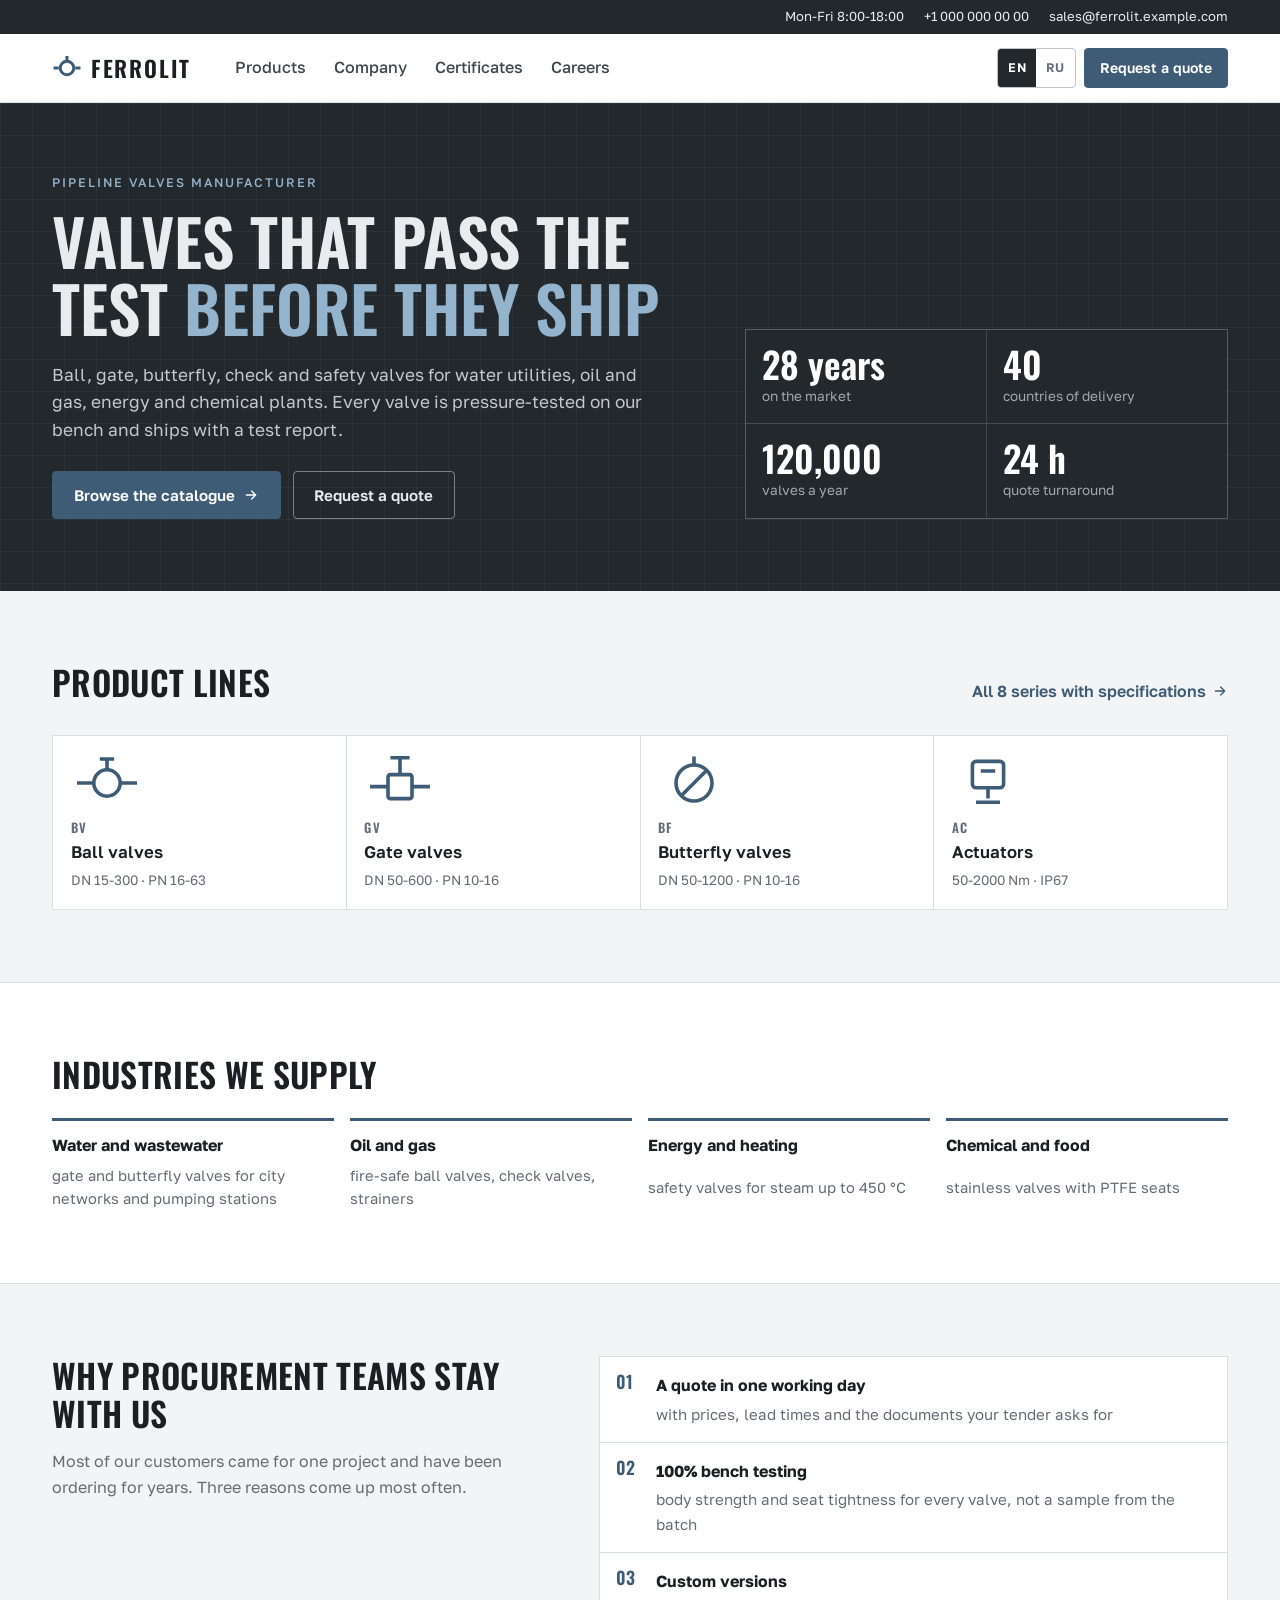
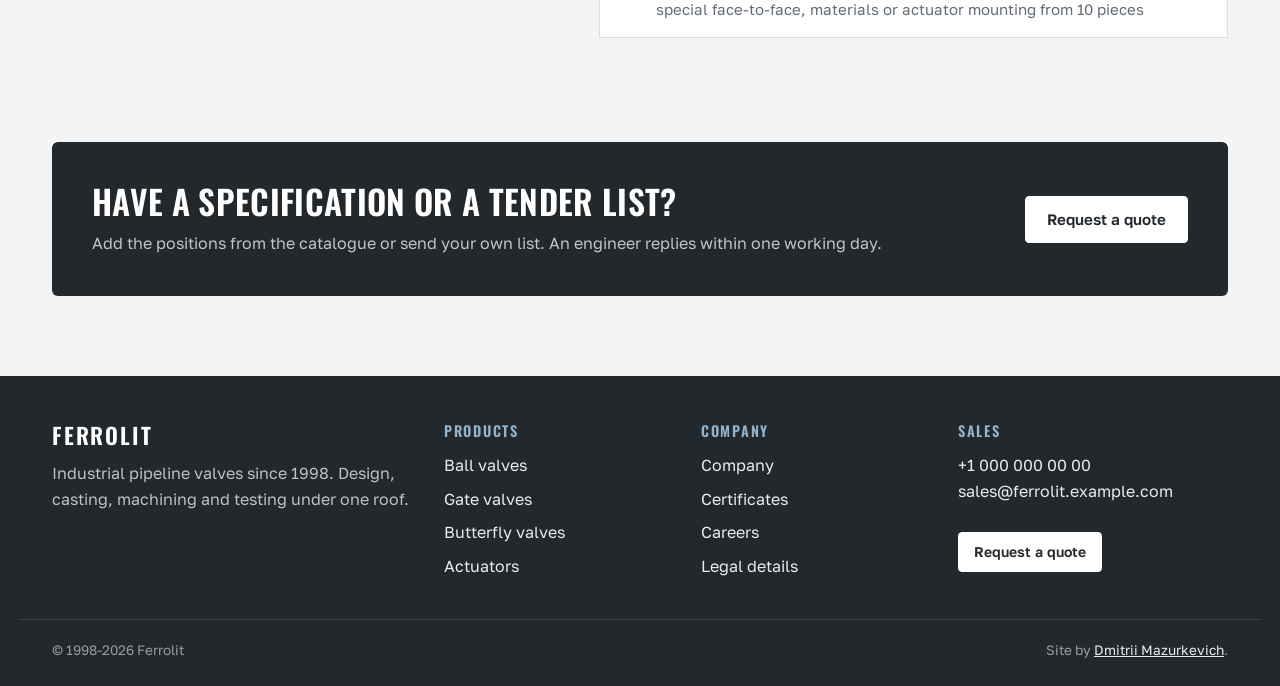
<file: index.html>
<!DOCTYPE html>
<html lang="en">
<head>
<meta charset="utf-8">
<meta name="viewport" content="width=device-width, initial-scale=1">
<title data-i18n="home.metaTitle">Ferrolit - industrial pipeline valves manufacturer</title>
<meta name="description" data-i18n-attr="content:home.metaDesc" content="Ball, gate, butterfly, check and safety valves DN 15-1200, PN up to 100. Own foundry and test bench, certificates, delivery to 40 countries. Request a quote online.">
<meta name="theme-color" content="#23282D">
<link rel="canonical" href="https://dmitrii-mazurkevich.github.io/b2b-manufacturer-website/">
<link rel="alternate" hreflang="en" href="https://dmitrii-mazurkevich.github.io/b2b-manufacturer-website/index.html?lang=en">
<link rel="alternate" hreflang="ru" href="https://dmitrii-mazurkevich.github.io/b2b-manufacturer-website/index.html?lang=ru">
<meta property="og:type" content="website">
<meta property="og:title" content="Ferrolit - industrial pipeline valves manufacturer">
<meta property="og:description" content="Ball, gate, butterfly, check and safety valves DN 15-1200, PN up to 100. Own foundry and test bench, certificates, delivery to 40 countries. Request a quote online.">
<link rel="icon" href="data:image/svg+xml,%3Csvg xmlns='http://www.w3.org/2000/svg' viewBox='0 0 64 64'%3E%3Crect width='64' height='64' rx='10' fill='%2323282D'/%3E%3Ccircle cx='32' cy='32' r='14' fill='none' stroke='%2393B4CC' stroke-width='6'/%3E%3Cpath d='M8 32h10M46 32h10' stroke='%2393B4CC' stroke-width='6'/%3E%3C/svg%3E">
<link rel="preconnect" href="https://fonts.googleapis.com">
<link rel="preconnect" href="https://fonts.gstatic.com" crossorigin>
<link rel="stylesheet" href="https://fonts.googleapis.com/css2?family=Oswald:wght@500;600&family=Golos+Text:wght@400;500;600&display=swap">
<link rel="stylesheet" href="assets/css/style.css">
<script>
  (function () {
    var d = document.documentElement, langs = ['en', 'ru'], lang = null;
    var m = location.search.match(/[?&]lang=([a-z]{2})/i);
    if (m && langs.indexOf(m[1].toLowerCase()) > -1) lang = m[1].toLowerCase();
    if (!lang) { try { var s = localStorage.getItem('fv-lang'); if (langs.indexOf(s) > -1) lang = s; } catch (e) {} }
    if (!lang) lang = 'en';
    d.setAttribute('data-lang', lang);
    if (lang !== 'en') { d.className += ' i18n-pending'; setTimeout(function () { d.classList.remove('i18n-pending'); }, 1200); }
  })();
</script>
<script type="application/ld+json">
{ "@context": "https://schema.org", "@type": "Organization", "name": "Ferrolit", "url": "https://dmitrii-mazurkevich.github.io/b2b-manufacturer-website/", "foundingDate": "1998",
  "contactPoint": { "@type": "ContactPoint", "contactType": "sales", "email": "sales@ferrolit.example.com", "availableLanguage": ["en", "ru"] } }
</script>
</head>
<body data-page="home">
<a class="skip-link" href="#main" data-i18n="nav.skip">Skip to content</a>
<div class="utility"><div class="container utility__inner">
  <span data-i18n="util.hours">Mon-Fri 8:00-18:00</span>
  <a href="tel:+10000000000">+1 000 000 00 00</a>
  <a href="mailto:sales@ferrolit.example.com">sales@ferrolit.example.com</a>
</div></div>
<header class="site-header">
  <div class="container header__inner">
    <a class="logo" href="index.html" aria-label="Ferrolit, home">
      <svg viewBox="0 0 40 40" aria-hidden="true"><circle cx="20" cy="20" r="9" fill="none" stroke="currentColor" stroke-width="4"/><path d="M2 20h7M31 20h7M20 4v7" stroke="currentColor" stroke-width="4"/></svg>
      <span>FERROLIT</span>
    </a>
    <nav class="menu" id="menu" aria-label="Main">
      <a href="products.html" data-i18n="nav.products">Products</a>
      <a href="company.html" data-i18n="nav.company">Company</a>
      <a href="company.html#certificates" data-i18n="nav.certs">Certificates</a>
      <a href="careers.html" data-i18n="nav.careers">Careers</a>
    </nav>
    <div class="header__actions">
      <div class="lang" role="group" aria-label="Language">
        <button type="button" data-lang="en" aria-pressed="true">EN</button>
        <button type="button" data-lang="ru" aria-pressed="false">RU</button>
      </div>
      <a class="btn btn--sm rfq-btn" href="rfq.html"><span data-i18n="nav.rfq">Request a quote</span> <span class="count" data-rfq-count hidden>0</span></a>
      <button class="menu-toggle" type="button" aria-expanded="false" aria-controls="menu" aria-label="Menu" data-i18n-attr="aria-label:nav.menuBtn">
        <svg viewBox="0 0 24 24" fill="none" stroke="currentColor" stroke-width="1.8" stroke-linecap="round" aria-hidden="true"><path d="M4 7h16M4 12h16M4 17h16"/></svg>
      </button>
    </div>
  </div>
</header>

<main id="main">
<section class="hero">
  <div class="container hero__grid">
    <div>
      <p class="eyebrow" data-i18n="home.eyebrow">Pipeline valves manufacturer</p>
      <h1 class="hero__title" data-i18n-html="home.title">Valves that pass the test <em>before they ship</em></h1>
      <p class="hero__lede" data-i18n="home.lede">Ball, gate, butterfly, check and safety valves for water utilities, oil and gas, energy and chemical plants. Every valve is pressure-tested on our bench and ships with a test report.</p>
      <div class="hero__actions">
        <a class="btn" href="products.html"><span data-i18n="home.cta1">Browse the catalogue</span> <svg viewBox="0 0 24 24" width="16" height="16" fill="none" stroke="currentColor" stroke-width="2" stroke-linecap="round" stroke-linejoin="round" aria-hidden="true"><path d="M5 12h14M13 6l6 6-6 6"/></svg></a>
        <a class="btn btn--ghost-light" href="rfq.html" data-i18n="home.cta2">Request a quote</a>
      </div>
    </div>
    <dl class="kpis">
      <div><dt data-i18n="home.k1">on the market</dt><dd data-i18n="home.k1v">28 years</dd></div>
      <div><dt data-i18n="home.k2">countries of delivery</dt><dd>40</dd></div>
      <div><dt data-i18n="home.k3">valves a year</dt><dd data-i18n="home.k3v">120,000</dd></div>
      <div><dt data-i18n="home.k4">quote turnaround</dt><dd data-i18n="home.k4v">24 h</dd></div>
    </dl>
  </div>
</section>

<section class="section">
  <div class="container">
    <div class="section-head">
      <h2 class="h2" data-i18n="home.linesTitle">Product lines</h2>
      <a class="link" href="products.html"><span data-i18n="home.allSeries">All 8 series with specifications</span> <svg viewBox="0 0 24 24" width="16" height="16" fill="none" stroke="currentColor" stroke-width="2" stroke-linecap="round" stroke-linejoin="round" aria-hidden="true"><path d="M5 12h14M13 6l6 6-6 6"/></svg></a>
    </div>
    <div class="lines">
      <a class="pline" href="products.html?type=ball"><svg viewBox="0 0 120 92" aria-hidden="true"><circle cx="60" cy="50" r="22" fill="none" stroke="currentColor" stroke-width="6"/><path d="M10 50h28M82 50h28M60 28V10M48 10h24" stroke="currentColor" stroke-width="6"/></svg><span class="pline__code">BV</span><span class="pline__name" data-i18n="home.l_ball">Ball valves</span><span class="pline__spec">DN 15-300 · PN 16-63</span></a>
      <a class="pline" href="products.html?type=gate"><svg viewBox="0 0 120 92" aria-hidden="true"><rect x="40" y="36" width="40" height="40" rx="4" fill="none" stroke="currentColor" stroke-width="6"/><path d="M10 56h30M80 56h30M60 36V8M44 8h32" stroke="currentColor" stroke-width="6"/></svg><span class="pline__code">GV</span><span class="pline__name" data-i18n="home.l_gate">Gate valves</span><span class="pline__spec">DN 50-600 · PN 10-16</span></a>
      <a class="pline" href="products.html?type=butterfly"><svg viewBox="0 0 120 92" aria-hidden="true"><circle cx="60" cy="50" r="30" fill="none" stroke="currentColor" stroke-width="6"/><path d="M40 70 80 30M60 20V6" stroke="currentColor" stroke-width="6"/></svg><span class="pline__code">BF</span><span class="pline__name" data-i18n="home.l_butterfly">Butterfly valves</span><span class="pline__spec">DN 50-1200 · PN 10-16</span></a>
      <a class="pline" href="products.html?type=actuator"><svg viewBox="0 0 120 92" aria-hidden="true"><rect x="34" y="14" width="52" height="44" rx="6" fill="none" stroke="currentColor" stroke-width="6"/><path d="M60 58v18M40 82h40M48 30h24" stroke="currentColor" stroke-width="6"/></svg><span class="pline__code">AC</span><span class="pline__name" data-i18n="home.l_actuator">Actuators</span><span class="pline__spec">50-2000 Nm · IP67</span></a>
    </div>
  </div>
</section>

<section class="section section--alt">
  <div class="container">
    <h2 class="h2 mb" data-i18n="home.indTitle">Industries we supply</h2>
    <ul class="industries">
      <li><b data-i18n="home.i1">Water and wastewater</b><span data-i18n="home.i1d">gate and butterfly valves for city networks and pumping stations</span></li>
      <li><b data-i18n="home.i2">Oil and gas</b><span data-i18n="home.i2d">fire-safe ball valves, check valves, strainers</span></li>
      <li><b data-i18n="home.i3">Energy and heating</b><span data-i18n="home.i3d">safety valves for steam up to 450 °C</span></li>
      <li><b data-i18n="home.i4">Chemical and food</b><span data-i18n="home.i4d">stainless valves with PTFE seats</span></li>
    </ul>
  </div>
</section>

<section class="section">
  <div class="container why">
    <div>
      <h2 class="h2" data-i18n="home.whyTitle">Why procurement teams stay with us</h2>
      <p class="muted" data-i18n="home.whyLede">Most of our customers came for one project and have been ordering for years. Three reasons come up most often.</p>
    </div>
    <ol class="reasons">
      <li><b data-i18n="home.w1">A quote in one working day</b><span data-i18n="home.w1d">with prices, lead times and the documents your tender asks for</span></li>
      <li><b data-i18n="home.w2">100% bench testing</b><span data-i18n="home.w2d">body strength and seat tightness for every valve, not a sample from the batch</span></li>
      <li><b data-i18n="home.w3">Custom versions</b><span data-i18n="home.w3d">special face-to-face, materials or actuator mounting from 10 pieces</span></li>
    </ol>
  </div>
</section>

<section class="section--tight">
  <div class="container">
    <div class="cta">
      <div>
        <h2 class="h2" data-i18n="home.ctaTitle">Have a specification or a tender list?</h2>
        <p data-i18n="home.ctaText">Add the positions from the catalogue or send your own list. An engineer replies within one working day.</p>
      </div>
      <a class="btn btn--light" href="rfq.html" data-i18n="home.cta2">Request a quote</a>
    </div>
  </div>
</section>
</main>

<footer class="site-footer">
  <div class="container footer__grid">
    <div>
      <p class="logo logo--footer"><span>FERROLIT</span></p>
      <p data-i18n="foot.about">Industrial pipeline valves since 1998. Design, casting, machining and testing under one roof.</p>
    </div>
    <div>
      <h2 class="footer__h" data-i18n="foot.products">Products</h2>
      <ul>
        <li><a href="products.html?type=ball" data-i18n="foot.ball">Ball valves</a></li>
        <li><a href="products.html?type=gate" data-i18n="foot.gate">Gate valves</a></li>
        <li><a href="products.html?type=butterfly" data-i18n="foot.butterfly">Butterfly valves</a></li>
        <li><a href="products.html?type=actuator" data-i18n="foot.actuator">Actuators</a></li>
      </ul>
    </div>
    <div>
      <h2 class="footer__h" data-i18n="foot.company">Company</h2>
      <ul>
        <li><a href="company.html" data-i18n="nav.company">Company</a></li>
        <li><a href="company.html#certificates" data-i18n="nav.certs">Certificates</a></li>
        <li><a href="careers.html" data-i18n="nav.careers">Careers</a></li>
        <li><a href="company.html#legal" data-i18n="foot.legal">Legal details</a></li>
      </ul>
    </div>
    <div>
      <h2 class="footer__h" data-i18n="foot.contact">Sales</h2>
      <p><a href="tel:+10000000000">+1 000 000 00 00</a><br><a href="mailto:sales@ferrolit.example.com">sales@ferrolit.example.com</a></p>
      <a class="btn btn--sm btn--light" href="rfq.html" data-i18n="nav.rfq">Request a quote</a>
    </div>
  </div>
  <div class="container footer__bottom">
    <span>© 1998-2026 Ferrolit</span>
    <span data-i18n-html="foot.concept">Site by <a href="https://t.me/dmitrii_pjm">Dmitrii Mazurkevich</a>.</span>
  </div>
</footer>
<script src="assets/js/i18n.js" defer></script>
<script src="assets/js/data.js" defer></script>
<script src="assets/js/app.js" defer></script>
</body>
</html>
</file>
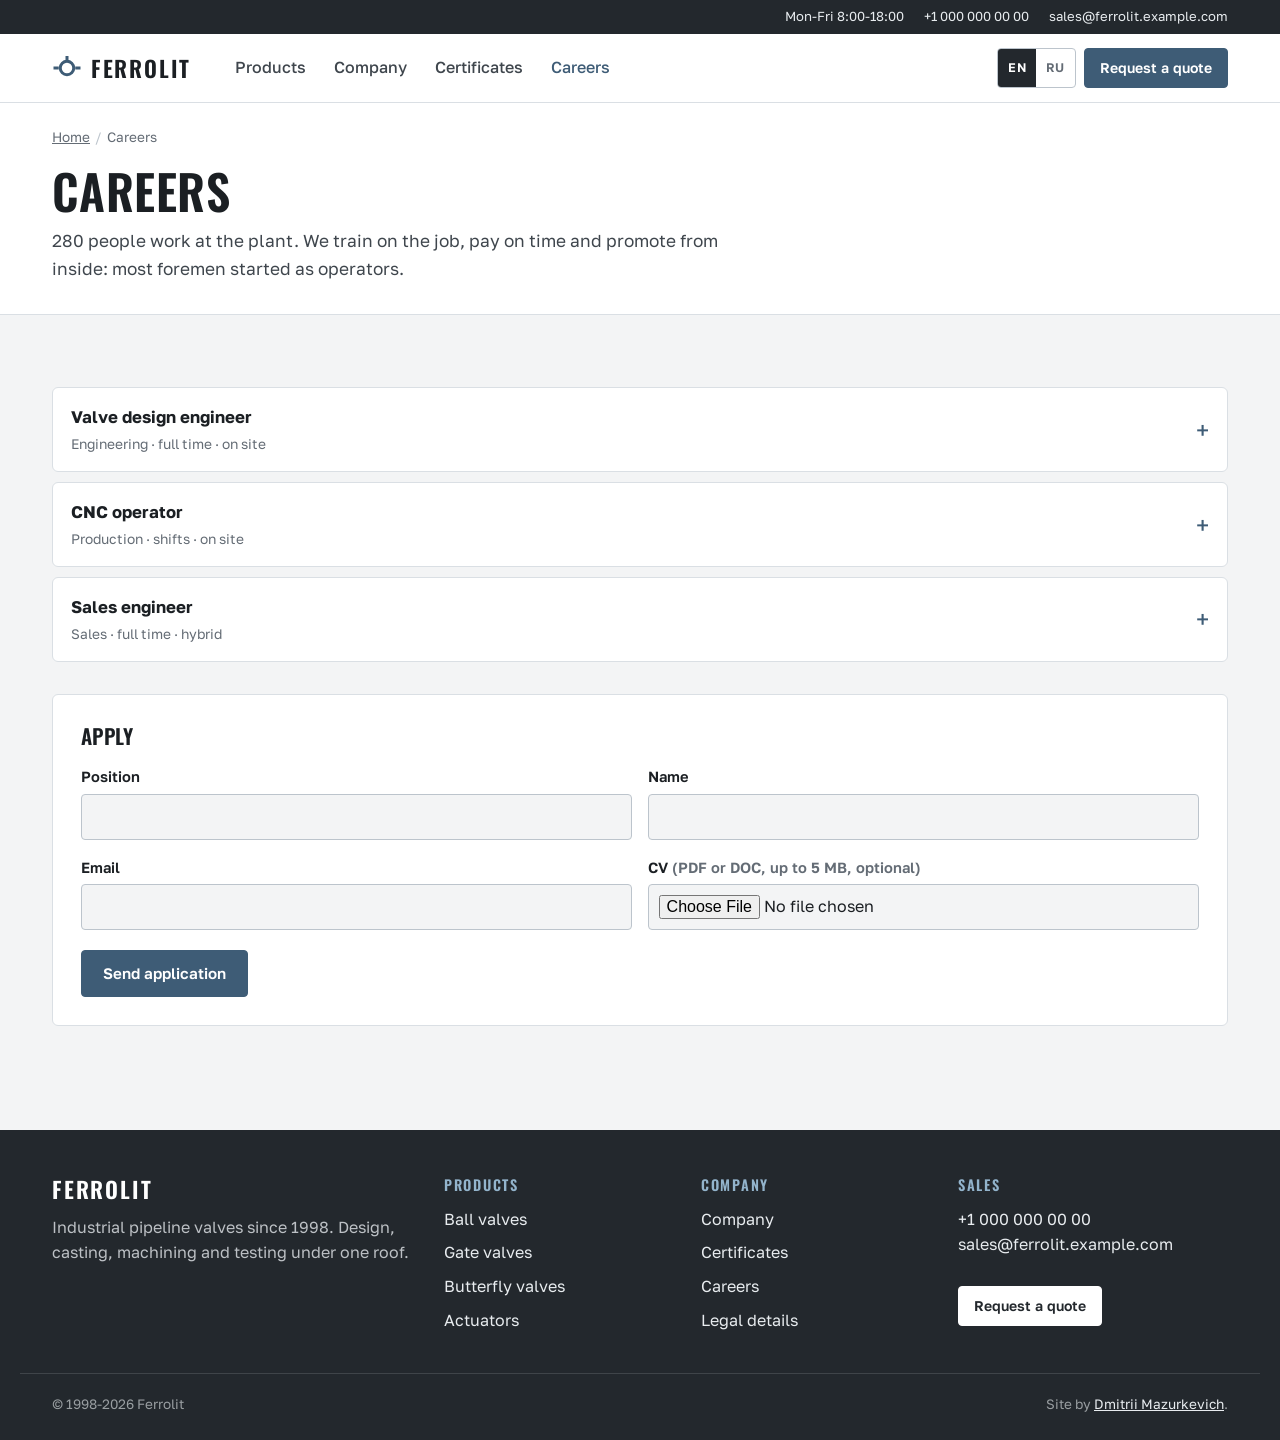
<file: careers.html>
<!DOCTYPE html>
<html lang="en">
<head>
<meta charset="utf-8">
<meta name="viewport" content="width=device-width, initial-scale=1">
<title data-i18n="car.metaTitle">Careers - Ferrolit</title>
<meta name="description" data-i18n-attr="content:car.metaDesc" content="Jobs at Ferrolit: design engineer, CNC operator, sales engineer. Apply online.">
<meta name="theme-color" content="#23282D">
<link rel="canonical" href="https://dmitrii-mazurkevich.github.io/b2b-manufacturer-website/careers.html">
<link rel="alternate" hreflang="en" href="https://dmitrii-mazurkevich.github.io/b2b-manufacturer-website/careers.html?lang=en">
<link rel="alternate" hreflang="ru" href="https://dmitrii-mazurkevich.github.io/b2b-manufacturer-website/careers.html?lang=ru">
<meta property="og:type" content="website">
<meta property="og:title" content="Careers - Ferrolit">
<meta property="og:description" content="Jobs at Ferrolit: design engineer, CNC operator, sales engineer. Apply online.">
<link rel="icon" href="data:image/svg+xml,%3Csvg xmlns='http://www.w3.org/2000/svg' viewBox='0 0 64 64'%3E%3Crect width='64' height='64' rx='10' fill='%2323282D'/%3E%3Ccircle cx='32' cy='32' r='14' fill='none' stroke='%2393B4CC' stroke-width='6'/%3E%3Cpath d='M8 32h10M46 32h10' stroke='%2393B4CC' stroke-width='6'/%3E%3C/svg%3E">
<link rel="preconnect" href="https://fonts.googleapis.com">
<link rel="preconnect" href="https://fonts.gstatic.com" crossorigin>
<link rel="stylesheet" href="https://fonts.googleapis.com/css2?family=Oswald:wght@500;600&family=Golos+Text:wght@400;500;600&display=swap">
<link rel="stylesheet" href="assets/css/style.css">
<script>
  (function () {
    var d = document.documentElement, langs = ['en', 'ru'], lang = null;
    var m = location.search.match(/[?&]lang=([a-z]{2})/i);
    if (m && langs.indexOf(m[1].toLowerCase()) > -1) lang = m[1].toLowerCase();
    if (!lang) { try { var s = localStorage.getItem('fv-lang'); if (langs.indexOf(s) > -1) lang = s; } catch (e) {} }
    if (!lang) lang = 'en';
    d.setAttribute('data-lang', lang);
    if (lang !== 'en') { d.className += ' i18n-pending'; setTimeout(function () { d.classList.remove('i18n-pending'); }, 1200); }
  })();
</script>
</head>
<body data-page="careers">
<a class="skip-link" href="#main" data-i18n="nav.skip">Skip to content</a>
<div class="utility"><div class="container utility__inner">
  <span data-i18n="util.hours">Mon-Fri 8:00-18:00</span>
  <a href="tel:+10000000000">+1 000 000 00 00</a>
  <a href="mailto:sales@ferrolit.example.com">sales@ferrolit.example.com</a>
</div></div>
<header class="site-header">
  <div class="container header__inner">
    <a class="logo" href="index.html" aria-label="Ferrolit, home">
      <svg viewBox="0 0 40 40" aria-hidden="true"><circle cx="20" cy="20" r="9" fill="none" stroke="currentColor" stroke-width="4"/><path d="M2 20h7M31 20h7M20 4v7" stroke="currentColor" stroke-width="4"/></svg>
      <span>FERROLIT</span>
    </a>
    <nav class="menu" id="menu" aria-label="Main">
      <a href="products.html" data-i18n="nav.products">Products</a>
      <a href="company.html" data-i18n="nav.company">Company</a>
      <a href="company.html#certificates" data-i18n="nav.certs">Certificates</a>
      <a href="careers.html" data-i18n="nav.careers" aria-current="page">Careers</a>
    </nav>
    <div class="header__actions">
      <div class="lang" role="group" aria-label="Language">
        <button type="button" data-lang="en" aria-pressed="true">EN</button>
        <button type="button" data-lang="ru" aria-pressed="false">RU</button>
      </div>
      <a class="btn btn--sm rfq-btn" href="rfq.html"><span data-i18n="nav.rfq">Request a quote</span> <span class="count" data-rfq-count hidden>0</span></a>
      <button class="menu-toggle" type="button" aria-expanded="false" aria-controls="menu" aria-label="Menu" data-i18n-attr="aria-label:nav.menuBtn">
        <svg viewBox="0 0 24 24" fill="none" stroke="currentColor" stroke-width="1.8" stroke-linecap="round" aria-hidden="true"><path d="M4 7h16M4 12h16M4 17h16"/></svg>
      </button>
    </div>
  </div>
</header>

<main id="main">
<section class="page-head">
  <div class="container">
    <nav class="crumbs" aria-label="Breadcrumb"><ol><li><a href="index.html" data-i18n="nav.home">Home</a></li><li aria-current="page" data-i18n="nav.careers">Careers</li></ol></nav>
    <h1 class="h1" data-i18n="car.title">Careers</h1>
    <p class="lede" data-i18n="car.lede">280 people work at the plant. We train on the job, pay on time and promote from inside: most foremen started as operators.</p>
  </div>
</section>
<section class="section section--tight">
  <div class="container">
    <div class="jobs">
      <details class="job"><summary><span><b data-i18n="car.j1">Valve design engineer</b><small data-i18n="car.j1m">Engineering · full time · on site</small></span><span class="job__icon" aria-hidden="true">+</span></summary>
        <div class="job__body"><p data-i18n="car.j1d">Design new series and custom versions in SolidWorks, prepare drawings and calculations, work with the foundry and the test bench. Experience with pipeline valves or pressure equipment is a strong plus.</p>
        <button class="btn btn--sm" type="button" data-apply-for="Valve design engineer" data-i18n="car.apply">Apply for this job</button></div></details>
      <details class="job"><summary><span><b data-i18n="car.j2">CNC operator</b><small data-i18n="car.j2m">Production · shifts · on site</small></span><span class="job__icon" aria-hidden="true">+</span></summary>
        <div class="job__body"><p data-i18n="car.j2d">Machining of bodies and balls on CNC lathes and machining centres. We train on our equipment, shift bonus and transport from the city.</p>
        <button class="btn btn--sm" type="button" data-apply-for="CNC operator" data-i18n="car.apply">Apply for this job</button></div></details>
      <details class="job"><summary><span><b data-i18n="car.j3">Sales engineer</b><small data-i18n="car.j3m">Sales · full time · hybrid</small></span><span class="job__icon" aria-hidden="true">+</span></summary>
        <div class="job__body"><p data-i18n="car.j3d">Prepare quotes from customer specifications, select valves by parameters, support distributors. Technical education required.</p>
        <button class="btn btn--sm" type="button" data-apply-for="Sales engineer" data-i18n="car.apply">Apply for this job</button></div></details>
    </div>

    <form class="panel apply" data-apply novalidate id="apply">
      <h2 class="h3" data-i18n="car.formTitle">Apply</h2>
      <div class="grid2">
        <div class="field"><label for="position" data-i18n="car.position">Position</label><input id="position" name="position" required><span class="error" aria-live="polite"></span></div>
        <div class="field"><label for="cname" data-i18n="car.name">Name</label><input id="cname" name="cname" autocomplete="name" required><span class="error" aria-live="polite"></span></div>
        <div class="field"><label for="cemail" data-i18n="car.email">Email</label><input id="cemail" name="email" type="email" autocomplete="email" required><span class="error" aria-live="polite"></span></div>
        <div class="field"><label for="cv"><span data-i18n="car.cv">CV</span> <span class="muted" data-i18n="car.cvHint">(PDF or DOC, up to 5 MB, optional)</span></label><input id="cv" name="cv" type="file" accept=".pdf,.doc,.docx"><span class="error" aria-live="polite"></span></div>
      </div>
      <button class="btn" type="submit" data-i18n="car.send">Send application</button>
      <p class="success" data-apply-done role="status" hidden></p>
    </form>
  </div>
</section>
</main>

<footer class="site-footer">
  <div class="container footer__grid">
    <div>
      <p class="logo logo--footer"><span>FERROLIT</span></p>
      <p data-i18n="foot.about">Industrial pipeline valves since 1998. Design, casting, machining and testing under one roof.</p>
    </div>
    <div>
      <h2 class="footer__h" data-i18n="foot.products">Products</h2>
      <ul>
        <li><a href="products.html?type=ball" data-i18n="foot.ball">Ball valves</a></li>
        <li><a href="products.html?type=gate" data-i18n="foot.gate">Gate valves</a></li>
        <li><a href="products.html?type=butterfly" data-i18n="foot.butterfly">Butterfly valves</a></li>
        <li><a href="products.html?type=actuator" data-i18n="foot.actuator">Actuators</a></li>
      </ul>
    </div>
    <div>
      <h2 class="footer__h" data-i18n="foot.company">Company</h2>
      <ul>
        <li><a href="company.html" data-i18n="nav.company">Company</a></li>
        <li><a href="company.html#certificates" data-i18n="nav.certs">Certificates</a></li>
        <li><a href="careers.html" data-i18n="nav.careers">Careers</a></li>
        <li><a href="company.html#legal" data-i18n="foot.legal">Legal details</a></li>
      </ul>
    </div>
    <div>
      <h2 class="footer__h" data-i18n="foot.contact">Sales</h2>
      <p><a href="tel:+10000000000">+1 000 000 00 00</a><br><a href="mailto:sales@ferrolit.example.com">sales@ferrolit.example.com</a></p>
      <a class="btn btn--sm btn--light" href="rfq.html" data-i18n="nav.rfq">Request a quote</a>
    </div>
  </div>
  <div class="container footer__bottom">
    <span>© 1998-2026 Ferrolit</span>
    <span data-i18n-html="foot.concept">Site by <a href="https://t.me/dmitrii_pjm">Dmitrii Mazurkevich</a>.</span>
  </div>
</footer>
<script src="assets/js/i18n.js" defer></script>
<script src="assets/js/data.js" defer></script>
<script src="assets/js/app.js" defer></script>
</body>
</html>
</file>
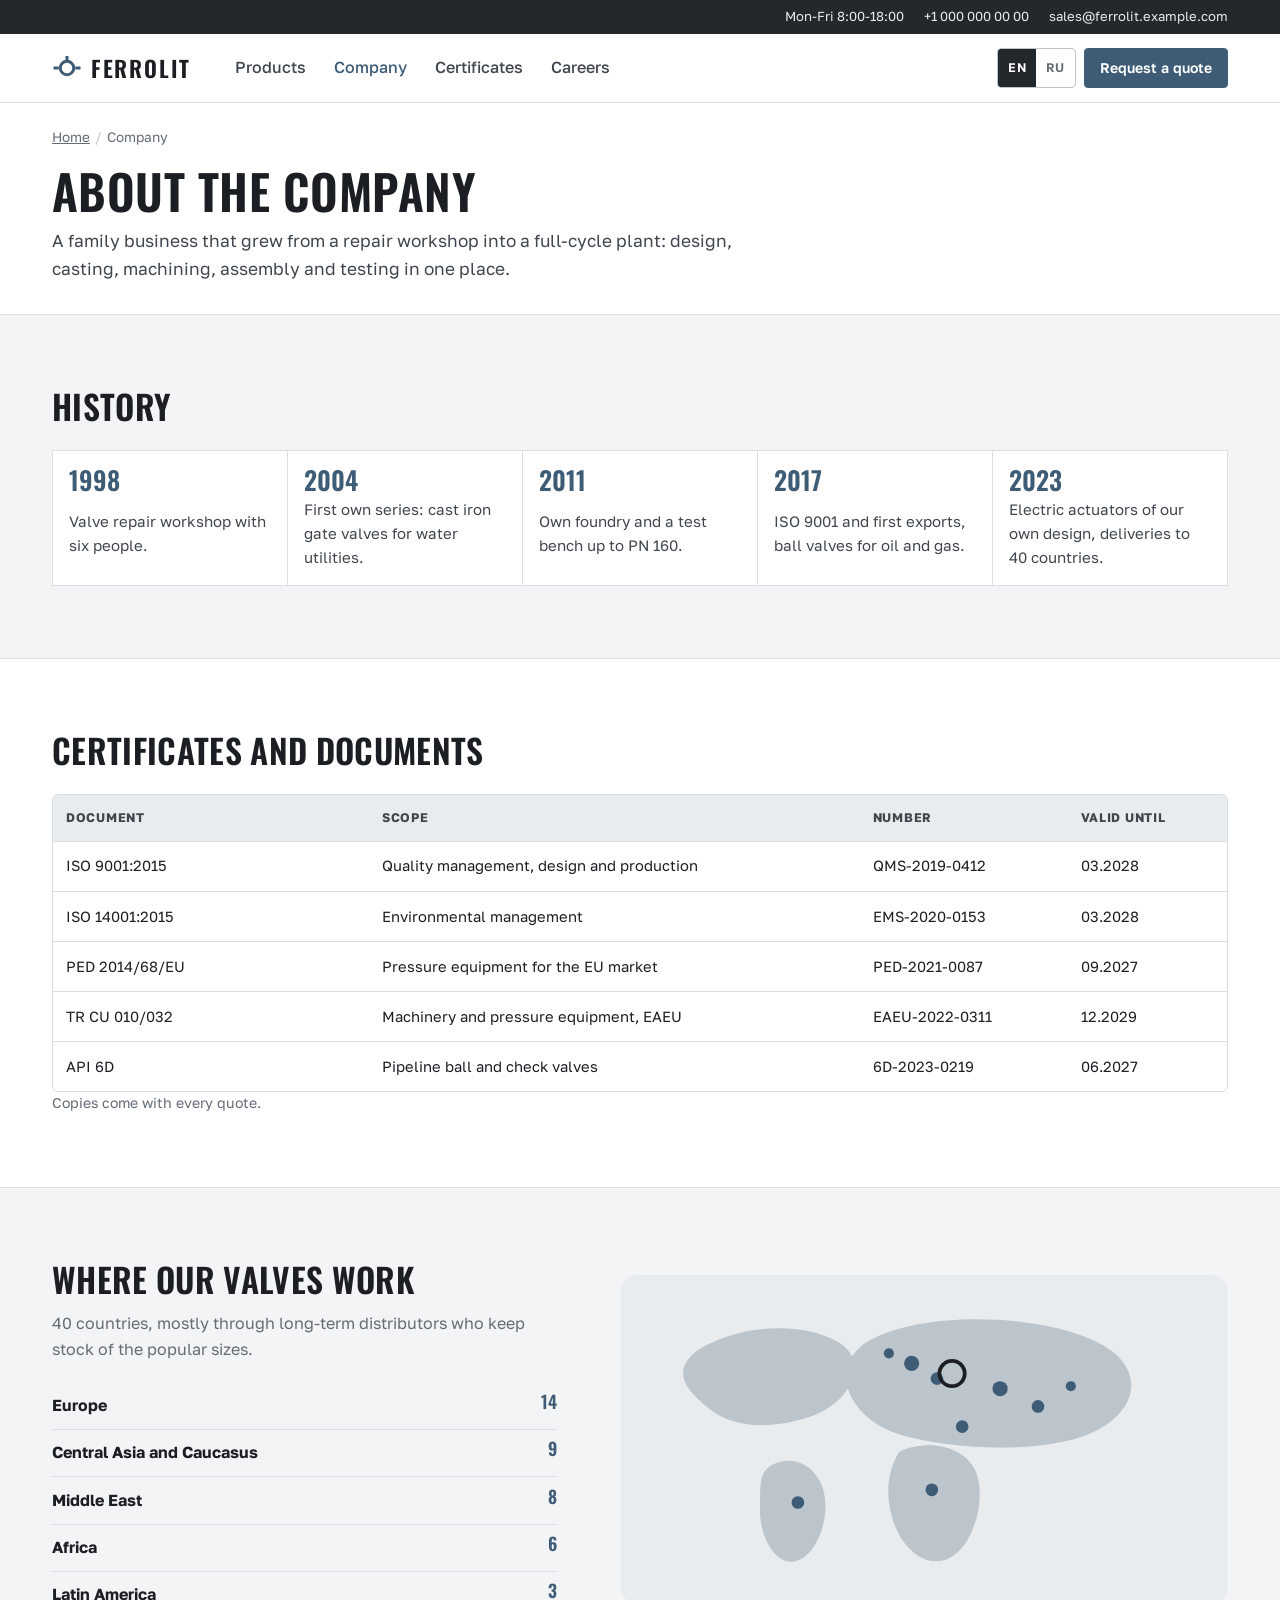
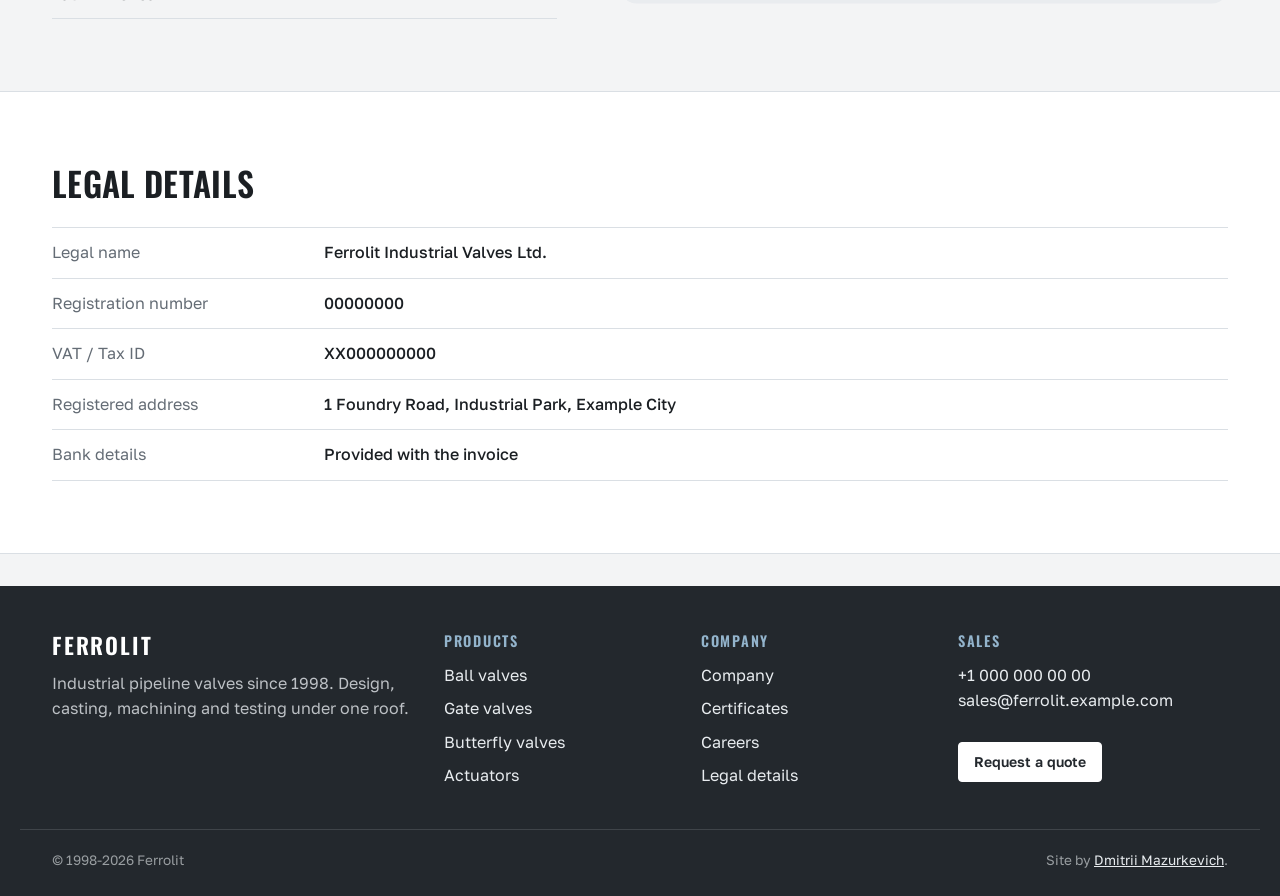
<file: company.html>
<!DOCTYPE html>
<html lang="en">
<head>
<meta charset="utf-8">
<meta name="viewport" content="width=device-width, initial-scale=1">
<title data-i18n="co.metaTitle">Company, certificates and legal details - Ferrolit</title>
<meta name="description" data-i18n-attr="content:co.metaDesc" content="Ferrolit since 1998: history, production, certificates ISO 9001, ISO 14001, PED, delivery geography and legal details.">
<meta name="theme-color" content="#23282D">
<link rel="canonical" href="https://dmitrii-mazurkevich.github.io/b2b-manufacturer-website/company.html">
<link rel="alternate" hreflang="en" href="https://dmitrii-mazurkevich.github.io/b2b-manufacturer-website/company.html?lang=en">
<link rel="alternate" hreflang="ru" href="https://dmitrii-mazurkevich.github.io/b2b-manufacturer-website/company.html?lang=ru">
<meta property="og:type" content="website">
<meta property="og:title" content="Company, certificates and legal details - Ferrolit">
<meta property="og:description" content="Ferrolit since 1998: history, production, certificates ISO 9001, ISO 14001, PED, delivery geography and legal details.">
<link rel="icon" href="data:image/svg+xml,%3Csvg xmlns='http://www.w3.org/2000/svg' viewBox='0 0 64 64'%3E%3Crect width='64' height='64' rx='10' fill='%2323282D'/%3E%3Ccircle cx='32' cy='32' r='14' fill='none' stroke='%2393B4CC' stroke-width='6'/%3E%3Cpath d='M8 32h10M46 32h10' stroke='%2393B4CC' stroke-width='6'/%3E%3C/svg%3E">
<link rel="preconnect" href="https://fonts.googleapis.com">
<link rel="preconnect" href="https://fonts.gstatic.com" crossorigin>
<link rel="stylesheet" href="https://fonts.googleapis.com/css2?family=Oswald:wght@500;600&family=Golos+Text:wght@400;500;600&display=swap">
<link rel="stylesheet" href="assets/css/style.css">
<script>
  (function () {
    var d = document.documentElement, langs = ['en', 'ru'], lang = null;
    var m = location.search.match(/[?&]lang=([a-z]{2})/i);
    if (m && langs.indexOf(m[1].toLowerCase()) > -1) lang = m[1].toLowerCase();
    if (!lang) { try { var s = localStorage.getItem('fv-lang'); if (langs.indexOf(s) > -1) lang = s; } catch (e) {} }
    if (!lang) lang = 'en';
    d.setAttribute('data-lang', lang);
    if (lang !== 'en') { d.className += ' i18n-pending'; setTimeout(function () { d.classList.remove('i18n-pending'); }, 1200); }
  })();
</script>
</head>
<body data-page="company">
<a class="skip-link" href="#main" data-i18n="nav.skip">Skip to content</a>
<div class="utility"><div class="container utility__inner">
  <span data-i18n="util.hours">Mon-Fri 8:00-18:00</span>
  <a href="tel:+10000000000">+1 000 000 00 00</a>
  <a href="mailto:sales@ferrolit.example.com">sales@ferrolit.example.com</a>
</div></div>
<header class="site-header">
  <div class="container header__inner">
    <a class="logo" href="index.html" aria-label="Ferrolit, home">
      <svg viewBox="0 0 40 40" aria-hidden="true"><circle cx="20" cy="20" r="9" fill="none" stroke="currentColor" stroke-width="4"/><path d="M2 20h7M31 20h7M20 4v7" stroke="currentColor" stroke-width="4"/></svg>
      <span>FERROLIT</span>
    </a>
    <nav class="menu" id="menu" aria-label="Main">
      <a href="products.html" data-i18n="nav.products">Products</a>
      <a href="company.html" data-i18n="nav.company" aria-current="page">Company</a>
      <a href="company.html#certificates" data-i18n="nav.certs">Certificates</a>
      <a href="careers.html" data-i18n="nav.careers">Careers</a>
    </nav>
    <div class="header__actions">
      <div class="lang" role="group" aria-label="Language">
        <button type="button" data-lang="en" aria-pressed="true">EN</button>
        <button type="button" data-lang="ru" aria-pressed="false">RU</button>
      </div>
      <a class="btn btn--sm rfq-btn" href="rfq.html"><span data-i18n="nav.rfq">Request a quote</span> <span class="count" data-rfq-count hidden>0</span></a>
      <button class="menu-toggle" type="button" aria-expanded="false" aria-controls="menu" aria-label="Menu" data-i18n-attr="aria-label:nav.menuBtn">
        <svg viewBox="0 0 24 24" fill="none" stroke="currentColor" stroke-width="1.8" stroke-linecap="round" aria-hidden="true"><path d="M4 7h16M4 12h16M4 17h16"/></svg>
      </button>
    </div>
  </div>
</header>

<main id="main">
<section class="page-head">
  <div class="container">
    <nav class="crumbs" aria-label="Breadcrumb"><ol><li><a href="index.html" data-i18n="nav.home">Home</a></li><li aria-current="page" data-i18n="nav.company">Company</li></ol></nav>
    <h1 class="h1" data-i18n="co.title">About the company</h1>
    <p class="lede" data-i18n="co.lede">A family business that grew from a repair workshop into a full-cycle plant: design, casting, machining, assembly and testing in one place.</p>
  </div>
</section>
<section class="section section--tight">
  <div class="container">
    <h2 class="h2 mb" data-i18n="co.histTitle">History</h2>
    <ol class="timeline">
      <li><b>1998</b><span data-i18n="co.h1">Valve repair workshop with six people.</span></li>
      <li><b>2004</b><span data-i18n="co.h2">First own series: cast iron gate valves for water utilities.</span></li>
      <li><b>2011</b><span data-i18n="co.h3">Own foundry and a test bench up to PN 160.</span></li>
      <li><b>2017</b><span data-i18n="co.h4">ISO 9001 and first exports, ball valves for oil and gas.</span></li>
      <li><b>2023</b><span data-i18n="co.h5">Electric actuators of our own design, deliveries to 40 countries.</span></li>
    </ol>
  </div>
</section>
<section class="section section--alt" id="certificates">
  <div class="container">
    <h2 class="h2 mb" data-i18n="co.certTitle">Certificates and documents</h2>
    <div class="table-wrap" tabindex="0" role="region" aria-label="Certificates" data-i18n-attr="aria-label:co.certTitle">
      <table class="specs specs--plain">
        <thead><tr><th scope="col" data-i18n="co.c_doc">Document</th><th scope="col" data-i18n="co.c_scope">Scope</th><th scope="col" data-i18n="co.c_no">Number</th><th scope="col" data-i18n="co.c_valid">Valid until</th></tr></thead>
        <tbody>
          <tr><th scope="row">ISO 9001:2015</th><td data-i18n="co.c1">Quality management, design and production</td><td>QMS-2019-0412</td><td>03.2028</td></tr>
          <tr><th scope="row">ISO 14001:2015</th><td data-i18n="co.c2">Environmental management</td><td>EMS-2020-0153</td><td>03.2028</td></tr>
          <tr><th scope="row">PED 2014/68/EU</th><td data-i18n="co.c3">Pressure equipment for the EU market</td><td>PED-2021-0087</td><td>09.2027</td></tr>
          <tr><th scope="row">TR CU 010/032</th><td data-i18n="co.c4">Machinery and pressure equipment, EAEU</td><td>EAEU-2022-0311</td><td>12.2029</td></tr>
          <tr><th scope="row">API 6D</th><td data-i18n="co.c5">Pipeline ball and check valves</td><td>6D-2023-0219</td><td>06.2027</td></tr>
        </tbody>
      </table>
    </div>
    <p class="muted small" data-i18n="co.certNote">Copies come with every quote.</p>
  </div>
</section>
<section class="section">
  <div class="container geo">
    <div>
      <h2 class="h2" data-i18n="co.geoTitle">Where our valves work</h2>
      <p class="muted" data-i18n="co.geoLede">40 countries, mostly through long-term distributors who keep stock of the popular sizes.</p>
      <ul class="regions">
        <li><b data-i18n="co.g1">Europe</b> <span>14</span></li>
        <li><b data-i18n="co.g2">Central Asia and Caucasus</b> <span>9</span></li>
        <li><b data-i18n="co.g3">Middle East</b> <span>8</span></li>
        <li><b data-i18n="co.g4">Africa</b> <span>6</span></li>
        <li><b data-i18n="co.g5">Latin America</b> <span>3</span></li>
      </ul>
    </div>
    <svg class="map" viewBox="0 0 480 260" aria-hidden="true">
      <rect width="480" height="260" rx="12" fill="var(--surface-2)"/>
      <g fill="var(--line-strong)"><path d="M60 60c30-20 80-24 110-8s10 50-20 60-60 10-80-6-30-30-10-46z"/><path d="M200 50c40-20 120-20 170 0s40 60 0 76-110 12-150 0-60-56-20-76z"/><path d="M220 140c20-10 50-6 60 14s0 60-20 70-40-10-46-34 0-40 6-50z"/><path d="M120 150c16-8 34 0 40 20s-4 50-20 56-30-16-30-40 0-30 10-36z"/></g>
      <g fill="var(--accent)"><circle cx="230" cy="70" r="6"/><circle cx="250" cy="82" r="5"/><circle cx="300" cy="90" r="6"/><circle cx="330" cy="104" r="5"/><circle cx="270" cy="120" r="5"/><circle cx="246" cy="170" r="5"/><circle cx="140" cy="180" r="5"/><circle cx="212" cy="62" r="4"/><circle cx="356" cy="88" r="4"/></g>
      <circle cx="262" cy="78" r="10" fill="none" stroke="var(--ink)" stroke-width="3"/>
    </svg>
  </div>
</section>
<section class="section section--alt" id="legal">
  <div class="container">
    <h2 class="h2 mb" data-i18n="co.legalTitle">Legal details</h2>
    <dl class="legal">
      <div><dt data-i18n="co.l1">Legal name</dt><dd>Ferrolit Industrial Valves Ltd.</dd></div>
      <div><dt data-i18n="co.l2">Registration number</dt><dd>00000000</dd></div>
      <div><dt data-i18n="co.l3">VAT / Tax ID</dt><dd>XX000000000</dd></div>
      <div><dt data-i18n="co.l4">Registered address</dt><dd data-i18n="co.l4v">1 Foundry Road, Industrial Park, Example City</dd></div>
      <div><dt data-i18n="co.l5">Bank details</dt><dd data-i18n="co.l5v">Provided with the invoice</dd></div>
    </dl>
  </div>
</section>
</main>

<footer class="site-footer">
  <div class="container footer__grid">
    <div>
      <p class="logo logo--footer"><span>FERROLIT</span></p>
      <p data-i18n="foot.about">Industrial pipeline valves since 1998. Design, casting, machining and testing under one roof.</p>
    </div>
    <div>
      <h2 class="footer__h" data-i18n="foot.products">Products</h2>
      <ul>
        <li><a href="products.html?type=ball" data-i18n="foot.ball">Ball valves</a></li>
        <li><a href="products.html?type=gate" data-i18n="foot.gate">Gate valves</a></li>
        <li><a href="products.html?type=butterfly" data-i18n="foot.butterfly">Butterfly valves</a></li>
        <li><a href="products.html?type=actuator" data-i18n="foot.actuator">Actuators</a></li>
      </ul>
    </div>
    <div>
      <h2 class="footer__h" data-i18n="foot.company">Company</h2>
      <ul>
        <li><a href="company.html" data-i18n="nav.company">Company</a></li>
        <li><a href="company.html#certificates" data-i18n="nav.certs">Certificates</a></li>
        <li><a href="careers.html" data-i18n="nav.careers">Careers</a></li>
        <li><a href="company.html#legal" data-i18n="foot.legal">Legal details</a></li>
      </ul>
    </div>
    <div>
      <h2 class="footer__h" data-i18n="foot.contact">Sales</h2>
      <p><a href="tel:+10000000000">+1 000 000 00 00</a><br><a href="mailto:sales@ferrolit.example.com">sales@ferrolit.example.com</a></p>
      <a class="btn btn--sm btn--light" href="rfq.html" data-i18n="nav.rfq">Request a quote</a>
    </div>
  </div>
  <div class="container footer__bottom">
    <span>© 1998-2026 Ferrolit</span>
    <span data-i18n-html="foot.concept">Site by <a href="https://t.me/dmitrii_pjm">Dmitrii Mazurkevich</a>.</span>
  </div>
</footer>
<script src="assets/js/i18n.js" defer></script>
<script src="assets/js/data.js" defer></script>
<script src="assets/js/app.js" defer></script>
</body>
</html>
</file>
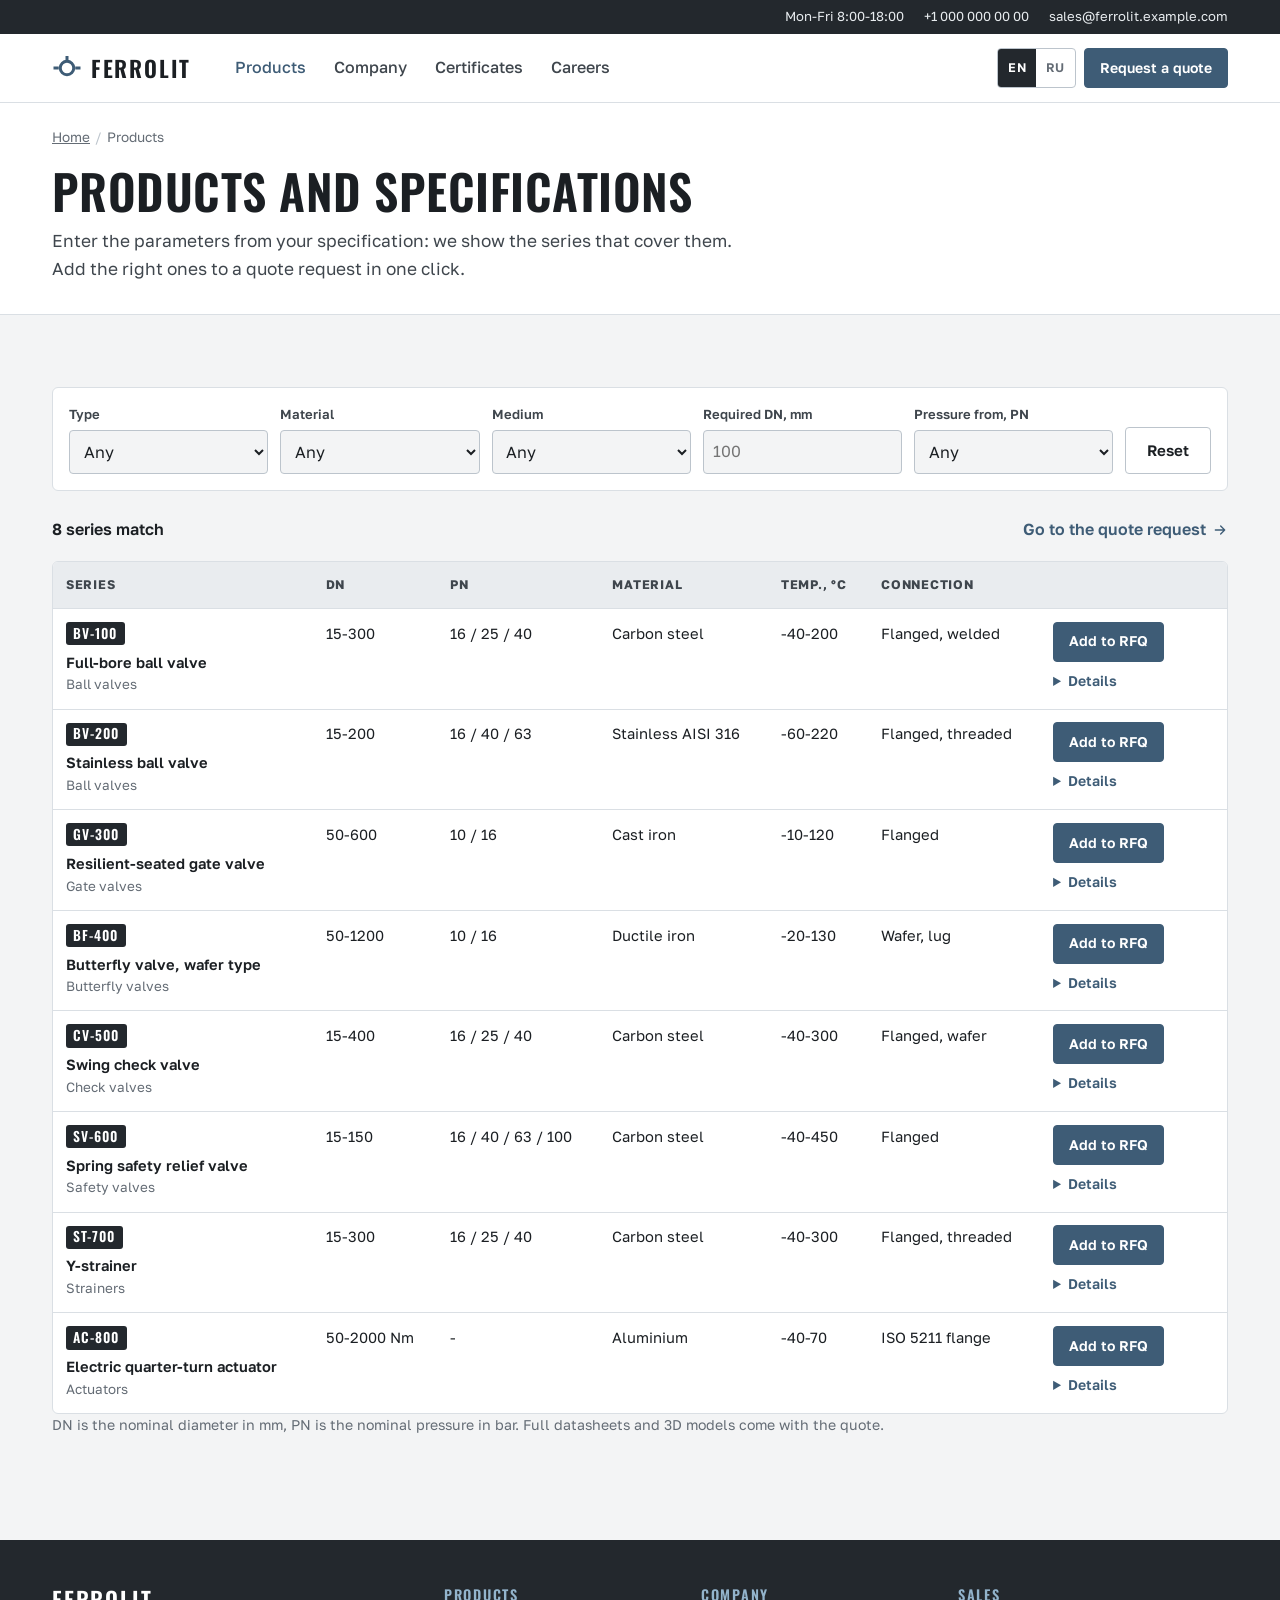
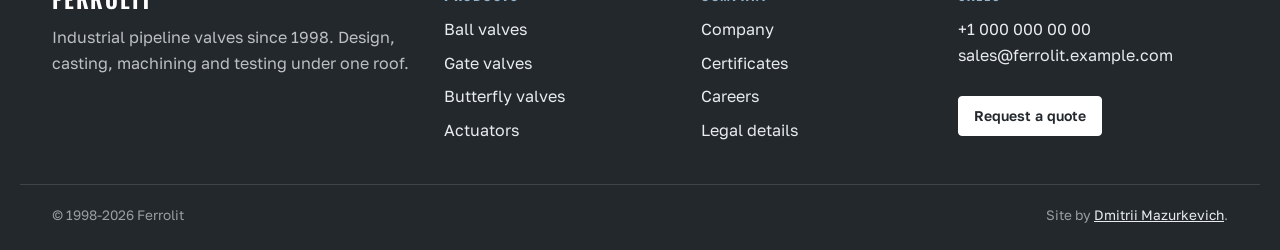
<file: products.html>
<!DOCTYPE html>
<html lang="en">
<head>
<meta charset="utf-8">
<meta name="viewport" content="width=device-width, initial-scale=1">
<title data-i18n="prod.metaTitle">Products and specifications - Ferrolit</title>
<meta name="description" data-i18n-attr="content:prod.metaDesc" content="Eight valve series with DN, PN, material, temperature and connection. Filter by your requirements and add positions to a quote request.">
<meta name="theme-color" content="#23282D">
<link rel="canonical" href="https://dmitrii-mazurkevich.github.io/b2b-manufacturer-website/products.html">
<link rel="alternate" hreflang="en" href="https://dmitrii-mazurkevich.github.io/b2b-manufacturer-website/products.html?lang=en">
<link rel="alternate" hreflang="ru" href="https://dmitrii-mazurkevich.github.io/b2b-manufacturer-website/products.html?lang=ru">
<meta property="og:type" content="website">
<meta property="og:title" content="Products and specifications - Ferrolit">
<meta property="og:description" content="Eight valve series with DN, PN, material, temperature and connection. Filter by your requirements and add positions to a quote request.">
<link rel="icon" href="data:image/svg+xml,%3Csvg xmlns='http://www.w3.org/2000/svg' viewBox='0 0 64 64'%3E%3Crect width='64' height='64' rx='10' fill='%2323282D'/%3E%3Ccircle cx='32' cy='32' r='14' fill='none' stroke='%2393B4CC' stroke-width='6'/%3E%3Cpath d='M8 32h10M46 32h10' stroke='%2393B4CC' stroke-width='6'/%3E%3C/svg%3E">
<link rel="preconnect" href="https://fonts.googleapis.com">
<link rel="preconnect" href="https://fonts.gstatic.com" crossorigin>
<link rel="stylesheet" href="https://fonts.googleapis.com/css2?family=Oswald:wght@500;600&family=Golos+Text:wght@400;500;600&display=swap">
<link rel="stylesheet" href="assets/css/style.css">
<script>
  (function () {
    var d = document.documentElement, langs = ['en', 'ru'], lang = null;
    var m = location.search.match(/[?&]lang=([a-z]{2})/i);
    if (m && langs.indexOf(m[1].toLowerCase()) > -1) lang = m[1].toLowerCase();
    if (!lang) { try { var s = localStorage.getItem('fv-lang'); if (langs.indexOf(s) > -1) lang = s; } catch (e) {} }
    if (!lang) lang = 'en';
    d.setAttribute('data-lang', lang);
    if (lang !== 'en') { d.className += ' i18n-pending'; setTimeout(function () { d.classList.remove('i18n-pending'); }, 1200); }
  })();
</script>
</head>
<body data-page="products">
<a class="skip-link" href="#main" data-i18n="nav.skip">Skip to content</a>
<div class="utility"><div class="container utility__inner">
  <span data-i18n="util.hours">Mon-Fri 8:00-18:00</span>
  <a href="tel:+10000000000">+1 000 000 00 00</a>
  <a href="mailto:sales@ferrolit.example.com">sales@ferrolit.example.com</a>
</div></div>
<header class="site-header">
  <div class="container header__inner">
    <a class="logo" href="index.html" aria-label="Ferrolit, home">
      <svg viewBox="0 0 40 40" aria-hidden="true"><circle cx="20" cy="20" r="9" fill="none" stroke="currentColor" stroke-width="4"/><path d="M2 20h7M31 20h7M20 4v7" stroke="currentColor" stroke-width="4"/></svg>
      <span>FERROLIT</span>
    </a>
    <nav class="menu" id="menu" aria-label="Main">
      <a href="products.html" data-i18n="nav.products" aria-current="page">Products</a>
      <a href="company.html" data-i18n="nav.company">Company</a>
      <a href="company.html#certificates" data-i18n="nav.certs">Certificates</a>
      <a href="careers.html" data-i18n="nav.careers">Careers</a>
    </nav>
    <div class="header__actions">
      <div class="lang" role="group" aria-label="Language">
        <button type="button" data-lang="en" aria-pressed="true">EN</button>
        <button type="button" data-lang="ru" aria-pressed="false">RU</button>
      </div>
      <a class="btn btn--sm rfq-btn" href="rfq.html"><span data-i18n="nav.rfq">Request a quote</span> <span class="count" data-rfq-count hidden>0</span></a>
      <button class="menu-toggle" type="button" aria-expanded="false" aria-controls="menu" aria-label="Menu" data-i18n-attr="aria-label:nav.menuBtn">
        <svg viewBox="0 0 24 24" fill="none" stroke="currentColor" stroke-width="1.8" stroke-linecap="round" aria-hidden="true"><path d="M4 7h16M4 12h16M4 17h16"/></svg>
      </button>
    </div>
  </div>
</header>

<main id="main">
<section class="page-head">
  <div class="container">
    <nav class="crumbs" aria-label="Breadcrumb"><ol><li><a href="index.html" data-i18n="nav.home">Home</a></li><li aria-current="page" data-i18n="nav.products">Products</li></ol></nav>
    <h1 class="h1" data-i18n="prod.title">Products and specifications</h1>
    <p class="lede" data-i18n="prod.lede">Enter the parameters from your specification: we show the series that cover them. Add the right ones to a quote request in one click.</p>
  </div>
</section>
<section class="section section--tight">
  <div class="container">
    <form class="filters" data-cat-filters onsubmit="return false" aria-label="Filter by parameters" data-i18n-attr="aria-label:prod.filtersAria"></form>
    <div class="results-bar"><p data-results aria-live="polite"></p><a class="link" href="rfq.html"><span data-i18n="prod.toRfq">Go to the quote request</span> <svg viewBox="0 0 24 24" width="16" height="16" fill="none" stroke="currentColor" stroke-width="2" stroke-linecap="round" stroke-linejoin="round" aria-hidden="true"><path d="M5 12h14M13 6l6 6-6 6"/></svg></a></div>
    <div data-catalog></div>
    <p class="muted small" data-i18n="prod.note">DN is the nominal diameter in mm, PN is the nominal pressure in bar. Full datasheets and 3D models come with the quote.</p>
  </div>
</section>
</main>

<footer class="site-footer">
  <div class="container footer__grid">
    <div>
      <p class="logo logo--footer"><span>FERROLIT</span></p>
      <p data-i18n="foot.about">Industrial pipeline valves since 1998. Design, casting, machining and testing under one roof.</p>
    </div>
    <div>
      <h2 class="footer__h" data-i18n="foot.products">Products</h2>
      <ul>
        <li><a href="products.html?type=ball" data-i18n="foot.ball">Ball valves</a></li>
        <li><a href="products.html?type=gate" data-i18n="foot.gate">Gate valves</a></li>
        <li><a href="products.html?type=butterfly" data-i18n="foot.butterfly">Butterfly valves</a></li>
        <li><a href="products.html?type=actuator" data-i18n="foot.actuator">Actuators</a></li>
      </ul>
    </div>
    <div>
      <h2 class="footer__h" data-i18n="foot.company">Company</h2>
      <ul>
        <li><a href="company.html" data-i18n="nav.company">Company</a></li>
        <li><a href="company.html#certificates" data-i18n="nav.certs">Certificates</a></li>
        <li><a href="careers.html" data-i18n="nav.careers">Careers</a></li>
        <li><a href="company.html#legal" data-i18n="foot.legal">Legal details</a></li>
      </ul>
    </div>
    <div>
      <h2 class="footer__h" data-i18n="foot.contact">Sales</h2>
      <p><a href="tel:+10000000000">+1 000 000 00 00</a><br><a href="mailto:sales@ferrolit.example.com">sales@ferrolit.example.com</a></p>
      <a class="btn btn--sm btn--light" href="rfq.html" data-i18n="nav.rfq">Request a quote</a>
    </div>
  </div>
  <div class="container footer__bottom">
    <span>© 1998-2026 Ferrolit</span>
    <span data-i18n-html="foot.concept">Site by <a href="https://t.me/dmitrii_pjm">Dmitrii Mazurkevich</a>.</span>
  </div>
</footer>
<script src="assets/js/i18n.js" defer></script>
<script src="assets/js/data.js" defer></script>
<script src="assets/js/app.js" defer></script>
</body>
</html>
</file>
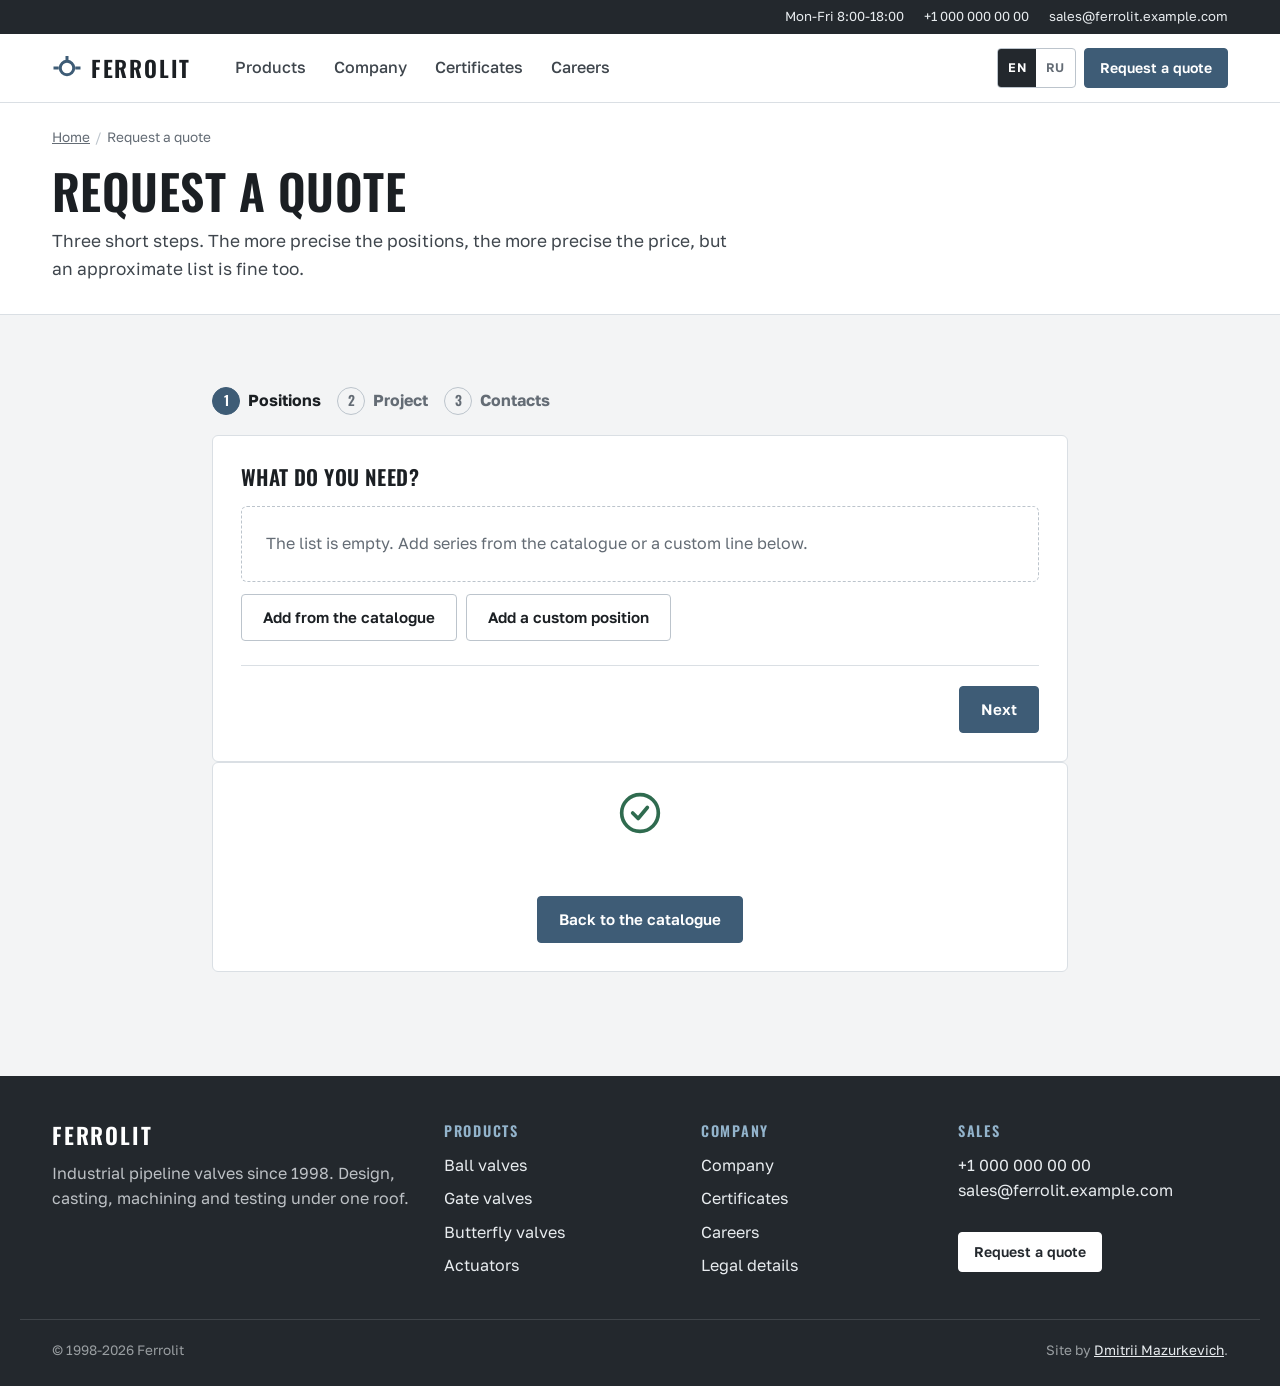
<file: rfq.html>
<!DOCTYPE html>
<html lang="en">
<head>
<meta charset="utf-8">
<meta name="viewport" content="width=device-width, initial-scale=1">
<title data-i18n="rfq.metaTitle">Request a quote - Ferrolit</title>
<meta name="description" data-i18n-attr="content:rfq.metaDesc" content="Request a commercial offer for pipeline valves: positions, project details and contacts. Reply within one working day.">
<meta name="theme-color" content="#23282D">
<link rel="canonical" href="https://dmitrii-mazurkevich.github.io/b2b-manufacturer-website/rfq.html">
<link rel="alternate" hreflang="en" href="https://dmitrii-mazurkevich.github.io/b2b-manufacturer-website/rfq.html?lang=en">
<link rel="alternate" hreflang="ru" href="https://dmitrii-mazurkevich.github.io/b2b-manufacturer-website/rfq.html?lang=ru">
<meta property="og:type" content="website">
<meta property="og:title" content="Request a quote - Ferrolit">
<meta property="og:description" content="Request a commercial offer for pipeline valves: positions, project details and contacts. Reply within one working day.">
<link rel="icon" href="data:image/svg+xml,%3Csvg xmlns='http://www.w3.org/2000/svg' viewBox='0 0 64 64'%3E%3Crect width='64' height='64' rx='10' fill='%2323282D'/%3E%3Ccircle cx='32' cy='32' r='14' fill='none' stroke='%2393B4CC' stroke-width='6'/%3E%3Cpath d='M8 32h10M46 32h10' stroke='%2393B4CC' stroke-width='6'/%3E%3C/svg%3E">
<link rel="preconnect" href="https://fonts.googleapis.com">
<link rel="preconnect" href="https://fonts.gstatic.com" crossorigin>
<link rel="stylesheet" href="https://fonts.googleapis.com/css2?family=Oswald:wght@500;600&family=Golos+Text:wght@400;500;600&display=swap">
<link rel="stylesheet" href="assets/css/style.css">
<script>
  (function () {
    var d = document.documentElement, langs = ['en', 'ru'], lang = null;
    var m = location.search.match(/[?&]lang=([a-z]{2})/i);
    if (m && langs.indexOf(m[1].toLowerCase()) > -1) lang = m[1].toLowerCase();
    if (!lang) { try { var s = localStorage.getItem('fv-lang'); if (langs.indexOf(s) > -1) lang = s; } catch (e) {} }
    if (!lang) lang = 'en';
    d.setAttribute('data-lang', lang);
    if (lang !== 'en') { d.className += ' i18n-pending'; setTimeout(function () { d.classList.remove('i18n-pending'); }, 1200); }
  })();
</script>
</head>
<body data-page="rfq">
<a class="skip-link" href="#main" data-i18n="nav.skip">Skip to content</a>
<div class="utility"><div class="container utility__inner">
  <span data-i18n="util.hours">Mon-Fri 8:00-18:00</span>
  <a href="tel:+10000000000">+1 000 000 00 00</a>
  <a href="mailto:sales@ferrolit.example.com">sales@ferrolit.example.com</a>
</div></div>
<header class="site-header">
  <div class="container header__inner">
    <a class="logo" href="index.html" aria-label="Ferrolit, home">
      <svg viewBox="0 0 40 40" aria-hidden="true"><circle cx="20" cy="20" r="9" fill="none" stroke="currentColor" stroke-width="4"/><path d="M2 20h7M31 20h7M20 4v7" stroke="currentColor" stroke-width="4"/></svg>
      <span>FERROLIT</span>
    </a>
    <nav class="menu" id="menu" aria-label="Main">
      <a href="products.html" data-i18n="nav.products">Products</a>
      <a href="company.html" data-i18n="nav.company">Company</a>
      <a href="company.html#certificates" data-i18n="nav.certs">Certificates</a>
      <a href="careers.html" data-i18n="nav.careers">Careers</a>
    </nav>
    <div class="header__actions">
      <div class="lang" role="group" aria-label="Language">
        <button type="button" data-lang="en" aria-pressed="true">EN</button>
        <button type="button" data-lang="ru" aria-pressed="false">RU</button>
      </div>
      <a class="btn btn--sm rfq-btn" href="rfq.html"><span data-i18n="nav.rfq">Request a quote</span> <span class="count" data-rfq-count hidden>0</span></a>
      <button class="menu-toggle" type="button" aria-expanded="false" aria-controls="menu" aria-label="Menu" data-i18n-attr="aria-label:nav.menuBtn">
        <svg viewBox="0 0 24 24" fill="none" stroke="currentColor" stroke-width="1.8" stroke-linecap="round" aria-hidden="true"><path d="M4 7h16M4 12h16M4 17h16"/></svg>
      </button>
    </div>
  </div>
</header>

<main id="main">
<section class="page-head">
  <div class="container">
    <nav class="crumbs" aria-label="Breadcrumb"><ol><li><a href="index.html" data-i18n="nav.home">Home</a></li><li aria-current="page" data-i18n="nav.rfq">Request a quote</li></ol></nav>
    <h1 class="h1" data-i18n="rfq.title">Request a quote</h1>
    <p class="lede" data-i18n="rfq.lede">Three short steps. The more precise the positions, the more precise the price, but an approximate list is fine too.</p>
  </div>
</section>
<section class="section section--tight">
  <div class="container rfq-wrap">
    <ol class="progress" aria-label="Steps" data-i18n-attr="aria-label:rfq.stepsAria">
      <li aria-current="step"><span>1</span> <b data-i18n="rfq.s1">Positions</b></li>
      <li><span>2</span> <b data-i18n="rfq.s2">Project</b></li>
      <li><span>3</span> <b data-i18n="rfq.s3">Contacts</b></li>
    </ol>
    <form class="panel" data-rfq novalidate>
      <div data-step="1">
        <h2 class="h3" data-i18n="rfq.s1h">What do you need?</h2>
        <ul class="rlines" data-lines></ul>
        <p class="error" data-lines-error aria-live="polite"></p>
        <div class="row-actions">
          <a class="btn btn--ghost" href="products.html" data-i18n="rfq.fromCat">Add from the catalogue</a>
          <button class="btn btn--ghost" type="button" data-add-custom data-i18n="rfq.addCustom">Add a custom position</button>
        </div>
        <div class="nav-row"><span></span><button class="btn" type="button" data-next data-i18n="rfq.next">Next</button></div>
      </div>
      <div data-step="2" hidden>
        <h2 class="h3" data-i18n="rfq.s2h">About the project</h2>
        <div class="grid2">
          <div class="field"><label for="industry" data-i18n="rfq.industry">Industry</label>
            <select id="industry" name="industry" required>
              <option value="" data-i18n="rfq.choose">Choose</option>
              <option data-i18n="home.i1">Water and wastewater</option><option data-i18n="home.i2">Oil and gas</option>
              <option data-i18n="home.i3">Energy and heating</option><option data-i18n="home.i4">Chemical and food</option><option data-i18n="rfq.other">Other</option>
            </select><span class="error" aria-live="polite"></span></div>
          <div class="field"><label for="country" data-i18n="rfq.country">Delivery country</label><input id="country" name="country" autocomplete="country-name" required><span class="error" aria-live="polite"></span></div>
          <div class="field"><label for="deadline"><span data-i18n="rfq.deadline">Needed by</span> <span class="muted" data-i18n="rfq.optional">(optional)</span></label><input id="deadline" name="deadline" type="month"></div>
          <div class="field"><label for="tender"><span data-i18n="rfq.tender">Tender or project number</span> <span class="muted" data-i18n="rfq.optional">(optional)</span></label><input id="tender" name="tender"></div>
        </div>
        <fieldset class="checks"><legend data-i18n="rfq.docs">Documents to include</legend>
          <label class="check"><input type="checkbox" name="docs" value="cert" checked><span data-i18n="rfq.d1">Certificate of conformity</span></label>
          <label class="check"><input type="checkbox" name="docs" value="pass" checked><span data-i18n="rfq.d2">Valve passport and test report</span></label>
          <label class="check"><input type="checkbox" name="docs" value="3d"><span data-i18n="rfq.d3">Drawings and 3D models</span></label>
          <label class="check"><input type="checkbox" name="docs" value="ex"><span data-i18n="rfq.d4">Explosion-proof certificate for actuators</span></label>
        </fieldset>
        <div class="nav-row"><button class="link" type="button" data-prev data-i18n="rfq.back">Back</button><button class="btn" type="button" data-next data-i18n="rfq.next">Next</button></div>
      </div>
      <div data-step="3" hidden>
        <h2 class="h3" data-i18n="rfq.s3h">Where to send the offer</h2>
        <div class="grid2">
          <div class="field"><label for="company" data-i18n="rfq.company">Company</label><input id="company" name="company" autocomplete="organization" required><span class="error" aria-live="polite"></span></div>
          <div class="field"><label for="taxid"><span data-i18n="rfq.taxid">Tax ID</span> <span class="muted" data-i18n="rfq.optional">(optional)</span></label><input id="taxid" name="taxid"></div>
          <div class="field"><label for="person" data-i18n="rfq.person">Contact person</label><input id="person" name="person" autocomplete="name" required><span class="error" aria-live="polite"></span></div>
          <div class="field"><label for="remail" data-i18n="rfq.email">Business email</label><input id="remail" name="email" type="email" autocomplete="email" required><span class="error" aria-live="polite"></span></div>
          <div class="field"><label for="rphone"><span data-i18n="rfq.phone">Phone</span> <span class="muted" data-i18n="rfq.optional">(optional)</span></label><input id="rphone" name="phone" type="tel" autocomplete="tel"></div>
          <div class="field"><label for="rnote"><span data-i18n="rfq.comment">Comment</span> <span class="muted" data-i18n="rfq.optional">(optional)</span></label><input id="rnote" name="note"></div>
        </div>
        <p class="muted small" data-i18n="rfq.privacy">We use these details only to prepare and send the offer.</p>
        <div class="nav-row"><button class="link" type="button" data-prev data-i18n="rfq.back">Back</button><button class="btn" type="submit" data-i18n="rfq.send">Send the request</button></div>
      </div>
    </form>
    <div class="panel done" data-rfq-done hidden>
      <svg viewBox="0 0 24 24" width="44" height="44" fill="none" stroke="currentColor" stroke-width="2" stroke-linecap="round" stroke-linejoin="round" aria-hidden="true"><circle cx="12" cy="12" r="10"/><path d="m8 12 3 3 5-6"/></svg>
      <h2 class="h3" data-done-title></h2>
      <p data-done-text></p>
      <a class="btn" href="products.html" data-i18n="rfq.backCat">Back to the catalogue</a>
    </div>
  </div>
</section>
</main>

<footer class="site-footer">
  <div class="container footer__grid">
    <div>
      <p class="logo logo--footer"><span>FERROLIT</span></p>
      <p data-i18n="foot.about">Industrial pipeline valves since 1998. Design, casting, machining and testing under one roof.</p>
    </div>
    <div>
      <h2 class="footer__h" data-i18n="foot.products">Products</h2>
      <ul>
        <li><a href="products.html?type=ball" data-i18n="foot.ball">Ball valves</a></li>
        <li><a href="products.html?type=gate" data-i18n="foot.gate">Gate valves</a></li>
        <li><a href="products.html?type=butterfly" data-i18n="foot.butterfly">Butterfly valves</a></li>
        <li><a href="products.html?type=actuator" data-i18n="foot.actuator">Actuators</a></li>
      </ul>
    </div>
    <div>
      <h2 class="footer__h" data-i18n="foot.company">Company</h2>
      <ul>
        <li><a href="company.html" data-i18n="nav.company">Company</a></li>
        <li><a href="company.html#certificates" data-i18n="nav.certs">Certificates</a></li>
        <li><a href="careers.html" data-i18n="nav.careers">Careers</a></li>
        <li><a href="company.html#legal" data-i18n="foot.legal">Legal details</a></li>
      </ul>
    </div>
    <div>
      <h2 class="footer__h" data-i18n="foot.contact">Sales</h2>
      <p><a href="tel:+10000000000">+1 000 000 00 00</a><br><a href="mailto:sales@ferrolit.example.com">sales@ferrolit.example.com</a></p>
      <a class="btn btn--sm btn--light" href="rfq.html" data-i18n="nav.rfq">Request a quote</a>
    </div>
  </div>
  <div class="container footer__bottom">
    <span>© 1998-2026 Ferrolit</span>
    <span data-i18n-html="foot.concept">Site by <a href="https://t.me/dmitrii_pjm">Dmitrii Mazurkevich</a>.</span>
  </div>
</footer>
<script src="assets/js/i18n.js" defer></script>
<script src="assets/js/data.js" defer></script>
<script src="assets/js/app.js" defer></script>
</body>
</html>
</file>
<file: assets/css/style.css>
/* ==========================================================================
   Ferrolit - industrial B2B design system
   Graphite + steel blue-grey. Oswald for headings, Golos Text for text.
   ========================================================================== */

:root {
  --bg: #F3F4F5;
  --surface: #FFFFFF;
  --surface-2: #E9ECEF;
  --ink: #1B1F23;
  --ink-2: #3F464D;
  --muted: #646C75;
  --line: #DADFE4;
  --line-strong: #BCC4CC;
  --accent: #3E5C76;
  --accent-2: #2E475C;
  --accent-soft: #E3EAF0;
  --dark: #23282D;
  --dark-2: #2E3439;
  --on-dark: #E8ECEF;
  --steel: #93B4CC;
  --ok: #2F6B4F;
  --danger: #A12D2D;
  --font-display: "Oswald", "Arial Narrow", Arial, sans-serif;
  --font-sans: "Golos Text", -apple-system, "Segoe UI", Arial, sans-serif;
  --r: 4px; --r-md: 6px;
  --container: 1240px;
  --ease: cubic-bezier(.22, .61, .36, 1);
  color-scheme: light;
}
*, *::before, *::after { box-sizing: border-box; }
html { -webkit-text-size-adjust: 100%; scroll-behavior: smooth; scroll-padding-top: 90px; }
body { margin: 0; background: var(--bg); color: var(--ink); font: 400 1rem/1.6 var(--font-sans); -webkit-font-smoothing: antialiased; }
img, svg { display: block; max-width: 100%; }
a { color: var(--accent); }
h1, h2, h3 { margin: 0; }
p { margin: 0 0 1rem; }
p:last-child { margin-bottom: 0; }
button, input, select, textarea { font: inherit; color: inherit; }
:focus-visible { outline: 2px solid var(--accent); outline-offset: 2px; }
@media (prefers-reduced-motion: reduce) { *, *::before, *::after { transition: none !important; scroll-behavior: auto !important; } }
.visually-hidden { position: absolute !important; width: 1px; height: 1px; overflow: hidden; clip: rect(0 0 0 0); white-space: nowrap; }
.skip-link { position: absolute; left: 1rem; top: -3rem; background: var(--ink); color: #fff; padding: .6rem 1rem; z-index: 100; }
.skip-link:focus { top: 1rem; }
.container { width: 100%; max-width: var(--container); margin-inline: auto; padding-inline: 16px; }
@media (min-width: 700px) { .container { padding-inline: 32px; } }
.muted { color: var(--muted); }
.small { font-size: .88rem; }
.mb { margin-bottom: 1.5rem; }
html.i18n-pending body { visibility: hidden; }

.eyebrow { font: 500 .78rem/1.3 var(--font-sans); letter-spacing: .16em; text-transform: uppercase; color: var(--steel); margin-bottom: 1rem; }
.h1 { font: 600 clamp(2rem, 1.6rem + 1.8vw, 3rem)/1.1 var(--font-display); text-transform: uppercase; letter-spacing: .01em; margin-bottom: .6rem; }
.h2 { font: 600 clamp(1.5rem, 1.3rem + 1vw, 2.2rem)/1.15 var(--font-display); text-transform: uppercase; letter-spacing: .01em; }
.h3 { font: 600 1.3rem/1.25 var(--font-display); text-transform: uppercase; letter-spacing: .02em; margin-bottom: 1rem; }
.lede { font-size: 1.08rem; color: var(--ink-2); max-width: 62ch; margin: 0; }

.btn { display: inline-flex; align-items: center; justify-content: center; gap: .5rem; min-height: 46px; padding: .65rem 1.3rem; border-radius: var(--r); background: var(--accent); color: #fff; border: 1px solid var(--accent); font-weight: 600; font-size: .95rem; text-decoration: none; cursor: pointer; transition: background .16s var(--ease); }
.btn:hover { background: var(--accent-2); border-color: var(--accent-2); }
.btn--sm { min-height: 40px; padding: .45rem .95rem; font-size: .88rem; }
.btn--ghost { background: var(--surface); color: var(--ink); border-color: var(--line-strong); }
.btn--ghost:hover { background: var(--surface-2); border-color: var(--ink); }
.btn--light { background: #fff; color: var(--dark); border-color: #fff; }
.btn--light:hover { background: var(--on-dark); border-color: var(--on-dark); }
.btn--ghost-light { background: transparent; color: var(--on-dark); border-color: rgba(232, 236, 239, .45); }
.btn--ghost-light:hover { background: var(--dark-2); border-color: var(--on-dark); }
.btn--done { background: var(--accent-soft); color: var(--accent-2); border-color: var(--accent-soft); }
.btn--done:hover { background: var(--accent-soft); }
.link { display: inline-flex; align-items: center; gap: .35rem; color: var(--accent); font-weight: 600; text-decoration: none; background: none; border: 0; padding: .4rem 0; cursor: pointer; }
.link:hover { text-decoration: underline; }

/* ---------- top ---------- */
.demo-note { margin: 0; background: #000; color: #fff; font-size: .8rem; text-align: center; padding: .5rem 16px; }
.demo-note a { color: #fff; font-weight: 700; margin-left: .4rem; }
.utility { background: var(--dark); color: var(--on-dark); font-size: .82rem; }
.utility__inner { display: flex; flex-wrap: wrap; gap: .25rem 1.25rem; justify-content: flex-end; padding-block: .4rem; }
.utility a { color: var(--on-dark); text-decoration: none; }
@media (max-width: 560px) { .utility__inner span { display: none; } .utility__inner { justify-content: center; } }
.site-header { position: sticky; top: 0; z-index: 40; background: var(--surface); border-bottom: 1px solid var(--line); }
.header__inner { display: flex; align-items: center; gap: .75rem; min-height: 68px; position: relative; }
.logo { display: inline-flex; align-items: center; gap: .55rem; color: var(--ink); text-decoration: none; font: 600 1.4rem/1 var(--font-display); letter-spacing: .08em; margin: 0; }
.logo svg { width: 30px; height: 30px; color: var(--accent); }
.menu { display: none; }
.menu a { color: var(--ink-2); text-decoration: none; font-weight: 500; }
.menu a:hover, .menu a[aria-current="page"] { color: var(--accent); }
.menu.is-open { display: grid; position: absolute; left: -16px; right: -16px; top: 100%; background: var(--surface); border-bottom: 1px solid var(--line); padding: .25rem 16px 1rem; box-shadow: 0 12px 24px rgba(0, 0, 0, .08); }
.menu.is-open a { padding: .85rem 0; border-bottom: 1px solid var(--line); }
@media (min-width: 1000px) {
  .menu, .menu.is-open { display: flex; gap: 1.75rem; position: static; padding: 0; border: 0; box-shadow: none; margin-left: 2rem; }
  .menu.is-open a { padding: 0; border: 0; }
}
.header__actions { margin-left: auto; display: flex; align-items: center; gap: .5rem; }
.lang { display: inline-flex; border: 1px solid var(--line-strong); border-radius: var(--r); overflow: hidden; }
.lang button { border: 0; background: transparent; padding: .4rem .6rem; min-height: 38px; font-size: .78rem; font-weight: 600; letter-spacing: .06em; cursor: pointer; color: var(--muted); }
.lang button[aria-pressed="true"] { background: var(--dark); color: #fff; }
.rfq-btn .count { min-width: 22px; height: 22px; border-radius: 11px; background: #fff; color: var(--accent); font-size: .75rem; line-height: 22px; text-align: center; padding: 0 5px; }
.rfq-btn .count[hidden] { display: none; }
@media (max-width: 520px) { .rfq-btn [data-i18n] { display: none; } .rfq-btn::before { content: "RFQ"; } }
.menu-toggle { width: 44px; height: 44px; display: grid; place-items: center; border: 0; background: transparent; cursor: pointer; color: var(--ink); }
.menu-toggle svg { width: 24px; height: 24px; }
@media (min-width: 1000px) { .menu-toggle { display: none; } }

/* ---------- page head & crumbs ---------- */
.page-head { background: var(--surface); border-bottom: 1px solid var(--line); padding: 1.5rem 0 2rem; }
.crumbs ol { list-style: none; margin: 0 0 1rem; padding: 0; display: flex; flex-wrap: wrap; gap: .3rem; font-size: .85rem; color: var(--muted); }
.crumbs li + li::before { content: "/"; margin-right: .3rem; color: var(--line-strong); }
.crumbs a { color: var(--muted); }

/* ---------- sections ---------- */
.section { padding: 3rem 0; }
.section--tight { padding: 2rem 0 3rem; }
.section--alt { background: var(--surface); border-block: 1px solid var(--line); }
@media (min-width: 900px) { .section { padding: 4.5rem 0; } }
.section-head { display: flex; flex-wrap: wrap; justify-content: space-between; align-items: baseline; gap: .5rem 1rem; margin-bottom: 1.5rem; }

/* ---------- hero ---------- */
.hero { background: var(--dark); color: var(--on-dark); padding: 2.5rem 0 3rem;
  background-image: linear-gradient(rgba(147, 180, 204, .07) 1px, transparent 1px), linear-gradient(90deg, rgba(147, 180, 204, .07) 1px, transparent 1px); background-size: 32px 32px; }
.hero__grid { display: grid; gap: 2.5rem; align-items: end; }
@media (min-width: 960px) { .hero { padding: 4.5rem 0; } .hero__grid { grid-template-columns: 1.3fr 1fr; gap: 4rem; } }
.hero__title { font: 600 clamp(2.2rem, 1.5rem + 3.2vw, 4rem)/1.05 var(--font-display); text-transform: uppercase; margin-bottom: 1.2rem; }
.hero__title em { font-style: normal; color: var(--steel); }
.hero__lede { color: rgba(232, 236, 239, .82); font-size: 1.08rem; max-width: 56ch; margin-bottom: 1.75rem; }
.hero__actions { display: flex; flex-wrap: wrap; gap: .75rem; }
.kpis { margin: 0; display: grid; grid-template-columns: 1fr 1fr; gap: 1px; background: rgba(232, 236, 239, .14); border: 1px solid rgba(232, 236, 239, .14); }
.kpis > div { background: var(--dark); padding: 1rem; display: flex; flex-direction: column-reverse; gap: .2rem; }
.kpis dt { color: rgba(232, 236, 239, .65); font-size: .85rem; }
.kpis dd { margin: 0; font: 600 clamp(1.6rem, 1.3rem + 1.2vw, 2.4rem)/1 var(--font-display); color: #fff; }

/* ---------- product lines ---------- */
.lines { display: grid; grid-template-columns: repeat(2, minmax(0, 1fr)); gap: 1px; background: var(--line); border: 1px solid var(--line); }
@media (min-width: 900px) { .lines { grid-template-columns: repeat(4, 1fr); } }
.pline { background: var(--surface); padding: 1.1rem; text-decoration: none; color: var(--ink); display: grid; gap: .25rem; transition: background .16s; }
.pline:hover { background: var(--accent-soft); }
.pline svg { width: 72px; height: auto; color: var(--accent); margin-bottom: .6rem; }
.pline__code { font: 600 .8rem/1 var(--font-display); letter-spacing: .1em; color: var(--muted); }
.pline__name { font-weight: 600; font-size: 1.05rem; }
.pline__spec { font-size: .85rem; color: var(--muted); }

.industries { list-style: none; margin: 0; padding: 0; display: grid; gap: 1rem; }
@media (min-width: 800px) { .industries { grid-template-columns: repeat(4, 1fr); } }
.industries li { border-top: 3px solid var(--accent); padding-top: .8rem; display: grid; gap: .3rem; }
.industries span { color: var(--muted); font-size: .92rem; }
.why { display: grid; gap: 2rem; }
@media (min-width: 900px) { .why { grid-template-columns: 1fr 1.3fr; gap: 4rem; } }
.why .h2 { margin-bottom: 1rem; }
.reasons { margin: 0; padding: 0; list-style: none; counter-reset: r; display: grid; gap: 1px; background: var(--line); border: 1px solid var(--line); }
.reasons li { counter-increment: r; background: var(--surface); padding: 1rem 1rem 1rem 3.5rem; position: relative; display: grid; gap: .2rem; }
.reasons li::before { content: "0" counter(r); position: absolute; left: 1rem; top: 1rem; font: 600 1.1rem/1 var(--font-display); color: var(--accent); }
.reasons span { color: var(--muted); font-size: .94rem; }
.cta { background: var(--dark); color: var(--on-dark); padding: 1.75rem; display: grid; gap: 1.25rem; align-items: center; border-radius: var(--r-md); }
@media (min-width: 800px) { .cta { grid-template-columns: 1fr auto; padding: 2.5rem; } }
.cta .h2 { margin-bottom: .6rem; color: #fff; }
.cta p { color: rgba(232, 236, 239, .8); }

/* ---------- catalogue ---------- */
.filters { display: grid; grid-template-columns: repeat(2, minmax(0, 1fr)); gap: .75rem; background: var(--surface); border: 1px solid var(--line); padding: 1rem; border-radius: var(--r-md); }
@media (min-width: 900px) { .filters { grid-template-columns: repeat(5, minmax(0, 1fr)) auto; align-items: end; } }
.f { display: grid; gap: .3rem; min-width: 0; }
.f label { font-size: .82rem; font-weight: 600; color: var(--ink-2); }
.f select, .f input { min-height: 44px; width: 100%; border: 1px solid var(--line-strong); border-radius: var(--r); background: var(--bg); padding: .45rem .6rem; }
.f--btn { align-self: end; }
.f--btn .btn { width: 100%; }
.results-bar { display: flex; flex-wrap: wrap; justify-content: space-between; align-items: center; gap: .5rem 1rem; margin: 1.25rem 0 .75rem; }
.results-bar p { margin: 0; font-weight: 600; }
.table-wrap { overflow-x: auto; border: 1px solid var(--line); background: var(--surface); border-radius: var(--r-md); }
.table-wrap:focus-visible { outline-offset: 0; }
.specs { width: 100%; border-collapse: collapse; font-size: .92rem; }
.specs th, .specs td { text-align: left; padding: .8rem; border-bottom: 1px solid var(--line); vertical-align: top; }
.specs thead th { background: var(--surface-2); font-size: .78rem; letter-spacing: .06em; text-transform: uppercase; color: var(--ink-2); white-space: nowrap; }
.specs tbody tr:last-child > * { border-bottom: 0; }
.specs tbody th { font-weight: 400; min-width: 220px; }
.code { display: inline-block; font: 600 .85rem/1 var(--font-display); letter-spacing: .08em; background: var(--dark); color: #fff; padding: .3rem .45rem; border-radius: 3px; margin-bottom: .35rem; }
.sname { display: block; font-weight: 600; }
.stype { display: block; color: var(--muted); font-size: .84rem; }
.act { min-width: 170px; }
.more { margin-top: .5rem; font-size: .88rem; }
.more summary { cursor: pointer; color: var(--accent); font-weight: 600; }
.more p { margin: .5rem 0 0; color: var(--ink-2); }
.empty { padding: 1.5rem; background: var(--surface); border: 1px dashed var(--line-strong); border-radius: var(--r-md); color: var(--muted); list-style: none; }
/* Phones: each row becomes a card, the cell label comes from data-l. */
@media (max-width: 760px) {
  .table-wrap:has(.specs:not(.specs--plain)) { border: 0; background: none; overflow: visible; }
  .specs:not(.specs--plain) thead { display: none; }
  .specs:not(.specs--plain), .specs:not(.specs--plain) tbody, .specs:not(.specs--plain) tr, .specs:not(.specs--plain) th, .specs:not(.specs--plain) td { display: block; width: 100%; }
  .specs:not(.specs--plain) tr { background: var(--surface); border: 1px solid var(--line); border-radius: var(--r-md); margin-bottom: .75rem; padding: .25rem 0; }
  .specs:not(.specs--plain) tbody th { min-width: 0; border-bottom: 1px solid var(--line); }
  .specs:not(.specs--plain) td { display: grid; grid-template-columns: 9rem 1fr; gap: .5rem; border-bottom: 0; padding: .35rem .8rem; }
  .specs:not(.specs--plain) td::before { content: attr(data-l); color: var(--muted); font-size: .82rem; }
  .specs:not(.specs--plain) td.act { display: block; padding: .6rem .8rem .8rem; }
  .specs:not(.specs--plain) td.act::before { content: none; }
  .specs:not(.specs--plain) td.act .btn { width: 100%; }
}

/* ---------- RFQ ---------- */
.rfq-wrap { max-width: 920px; }
.progress { list-style: none; margin: 0 0 1.25rem; padding: 0; display: flex; flex-wrap: wrap; gap: .5rem 1rem; }
.progress[hidden] { display: none; }
.progress li { display: flex; align-items: center; gap: .5rem; color: var(--muted); }
.progress span { width: 28px; height: 28px; display: grid; place-items: center; border: 1px solid var(--line-strong); font: 600 .85rem/1 var(--font-display); border-radius: 50%; }
.progress li[aria-current="step"] { color: var(--ink); }
.progress li[aria-current="step"] span { background: var(--accent); border-color: var(--accent); color: #fff; }
.progress li.is-done span { background: var(--accent-soft); border-color: var(--accent); color: var(--accent); }
.panel { background: var(--surface); border: 1px solid var(--line); border-radius: var(--r-md); padding: 1.1rem; }
@media (min-width: 700px) { .panel { padding: 1.75rem; } }
.panel h2:focus, .panel h3:focus { outline: none; }
.rlines { list-style: none; margin: 0 0 .5rem; padding: 0; display: grid; gap: .6rem; }
.rline { display: grid; grid-template-columns: 1fr 1fr 1fr auto; gap: .5rem; align-items: end; padding: .8rem; border: 1px solid var(--line); border-radius: var(--r); background: var(--bg); }
.rline__title { grid-column: 1 / -1; display: flex; align-items: center; gap: .5rem; font-weight: 600; flex-wrap: wrap; }
.rline__title .code { margin: 0; }
@media (min-width: 760px) { .rline { grid-template-columns: minmax(0, 2.2fr) 1fr 1fr 1fr auto; } .rline__title { grid-column: auto; align-self: center; } }
.rline__f { display: grid; gap: .2rem; font-size: .78rem; color: var(--muted); min-width: 0; }
.rline select, .rline input, .inl { min-height: 40px; width: 100%; border: 1px solid var(--line-strong); border-radius: var(--r); background: var(--surface); padding: .35rem .5rem; color: var(--ink); font-size: .92rem; }
.rline__rm { width: 40px; height: 40px; border: 1px solid var(--line-strong); background: var(--surface); border-radius: var(--r); font-size: 1.3rem; cursor: pointer; color: var(--muted); }
.rline__rm:hover { color: var(--danger); border-color: var(--danger); }
.row-actions { display: flex; flex-wrap: wrap; gap: .6rem; margin-top: .75rem; }
.nav-row { display: flex; justify-content: space-between; align-items: center; gap: 1rem; margin-top: 1.5rem; padding-top: 1.25rem; border-top: 1px solid var(--line); }
.grid2 { display: grid; gap: 0 1rem; }
@media (min-width: 640px) { .grid2 { grid-template-columns: 1fr 1fr; } }
.field { display: grid; gap: .3rem; margin-bottom: 1rem; min-width: 0; }
.field label { font-weight: 600; font-size: .92rem; }
.field input, .field select { min-height: 46px; width: 100%; border: 1px solid var(--line-strong); border-radius: var(--r); background: var(--bg); padding: .5rem .7rem; }
.field input[type="file"] { padding: .55rem .6rem; }
.field [aria-invalid="true"] { border-color: var(--danger); }
.error { color: var(--danger); font-size: .86rem; margin: .25rem 0 0; }
.error:empty { display: none; }
.checks { border: 0; padding: 0; margin: .5rem 0 0; display: grid; gap: .25rem; }
.checks legend { font-weight: 600; margin-bottom: .5rem; padding: 0; }
.check { display: flex; gap: .6rem; align-items: center; min-height: 40px; cursor: pointer; }
.check input { width: 18px; height: 18px; accent-color: var(--accent); flex: none; }
.done { text-align: center; display: grid; justify-items: center; gap: .6rem; }
.done svg { color: var(--ok); }

/* ---------- company ---------- */
.timeline { list-style: none; margin: 0; padding: 0; display: grid; gap: 1px; background: var(--line); border: 1px solid var(--line); }
@media (min-width: 900px) { .timeline { grid-template-columns: repeat(5, 1fr); } }
.timeline li { background: var(--surface); padding: 1rem; display: grid; gap: .3rem; }
.timeline b { font: 600 1.6rem/1 var(--font-display); color: var(--accent); }
.timeline span { color: var(--ink-2); font-size: .94rem; }
.specs--plain th, .specs--plain td { white-space: nowrap; }
.specs--plain td:nth-child(2) { white-space: normal; min-width: 220px; }
.geo { display: grid; gap: 2rem; align-items: center; }
@media (min-width: 900px) { .geo { grid-template-columns: 1fr 1.2fr; gap: 4rem; } }
.geo .h2 { margin-bottom: .8rem; }
.regions { list-style: none; margin: 1.25rem 0 0; padding: 0; display: grid; gap: 0; }
.regions li { display: flex; justify-content: space-between; padding: .65rem 0; border-bottom: 1px solid var(--line); }
.regions span { font: 600 1.1rem/1 var(--font-display); color: var(--accent); }
.map { width: 100%; height: auto; }
.legal { margin: 0; display: grid; gap: 0; border-top: 1px solid var(--line); }
.legal > div { display: grid; gap: .1rem; padding: .75rem 0; border-bottom: 1px solid var(--line); }
@media (min-width: 640px) { .legal > div { grid-template-columns: 16rem 1fr; gap: 1rem; } }
.legal dt { color: var(--muted); }
.legal dd { margin: 0; font-weight: 500; }

/* ---------- careers ---------- */
.jobs { display: grid; gap: .6rem; margin-bottom: 2rem; }
.job { background: var(--surface); border: 1px solid var(--line); border-radius: var(--r-md); }
.job summary { list-style: none; cursor: pointer; padding: 1rem 1.1rem; display: flex; justify-content: space-between; align-items: center; gap: 1rem; }
.job summary::-webkit-details-marker { display: none; }
.job summary > span:first-child { display: grid; gap: .15rem; }
.job summary b { font-size: 1.05rem; }
.job summary small { color: var(--muted); font-size: .86rem; }
.job__icon { font-size: 1.5rem; color: var(--accent); transition: transform .2s; }
.job[open] .job__icon { transform: rotate(45deg); }
.job__body { padding: 0 1.1rem 1.1rem; }
.job__body p { color: var(--ink-2); }
.apply .btn[type="submit"] { margin-top: .25rem; }
.success { margin: 1rem 0 0; padding: .8rem 1rem; background: #E3F0E8; color: var(--ok); border-radius: var(--r); font-weight: 500; }
.success[hidden] { display: none; }

/* ---------- footer ---------- */
.site-footer { background: var(--dark); color: rgba(232, 236, 239, .78); padding: 3rem 0 1.5rem; margin-top: 2rem; }
.site-footer a:not(.btn) { color: var(--on-dark); }
.footer__grid { display: grid; gap: 2rem; }
@media (min-width: 900px) { .footer__grid { grid-template-columns: 1.6fr 1fr 1fr 1.2fr; } }
.logo--footer { color: #fff; margin-bottom: .9rem; }
.footer__h { font: 600 .9rem/1 var(--font-display); letter-spacing: .12em; text-transform: uppercase; color: var(--steel); margin-bottom: .9rem; }
.site-footer ul { list-style: none; margin: 0; padding: 0; display: grid; gap: .5rem; }
.site-footer ul a, .site-footer p a { text-decoration: none; overflow-wrap: anywhere; }
.site-footer .btn { margin-top: .75rem; }
.footer__bottom { display: flex; flex-wrap: wrap; justify-content: space-between; gap: .5rem 1rem; margin-top: 2.5rem; padding-top: 1.25rem; border-top: 1px solid rgba(232, 236, 239, .14); font-size: .85rem; color: rgba(232, 236, 239, .6); }
</file>
